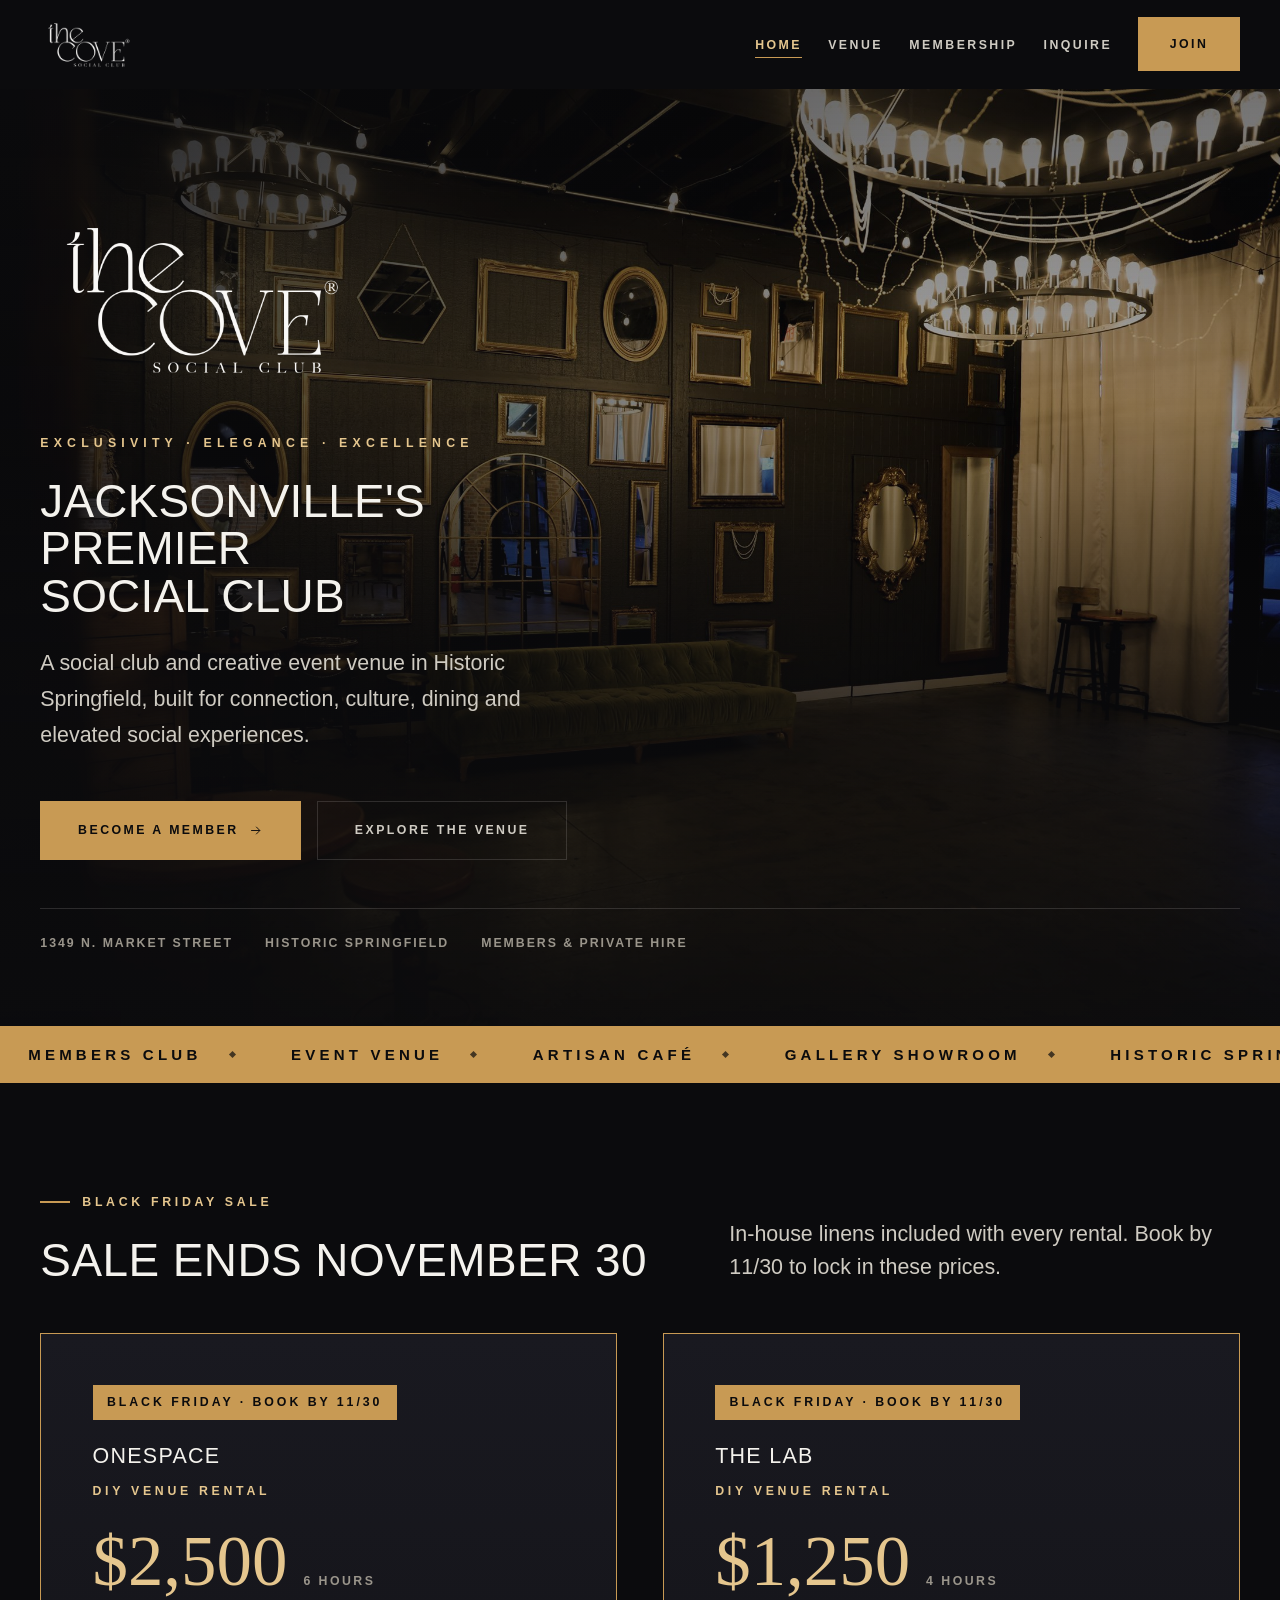
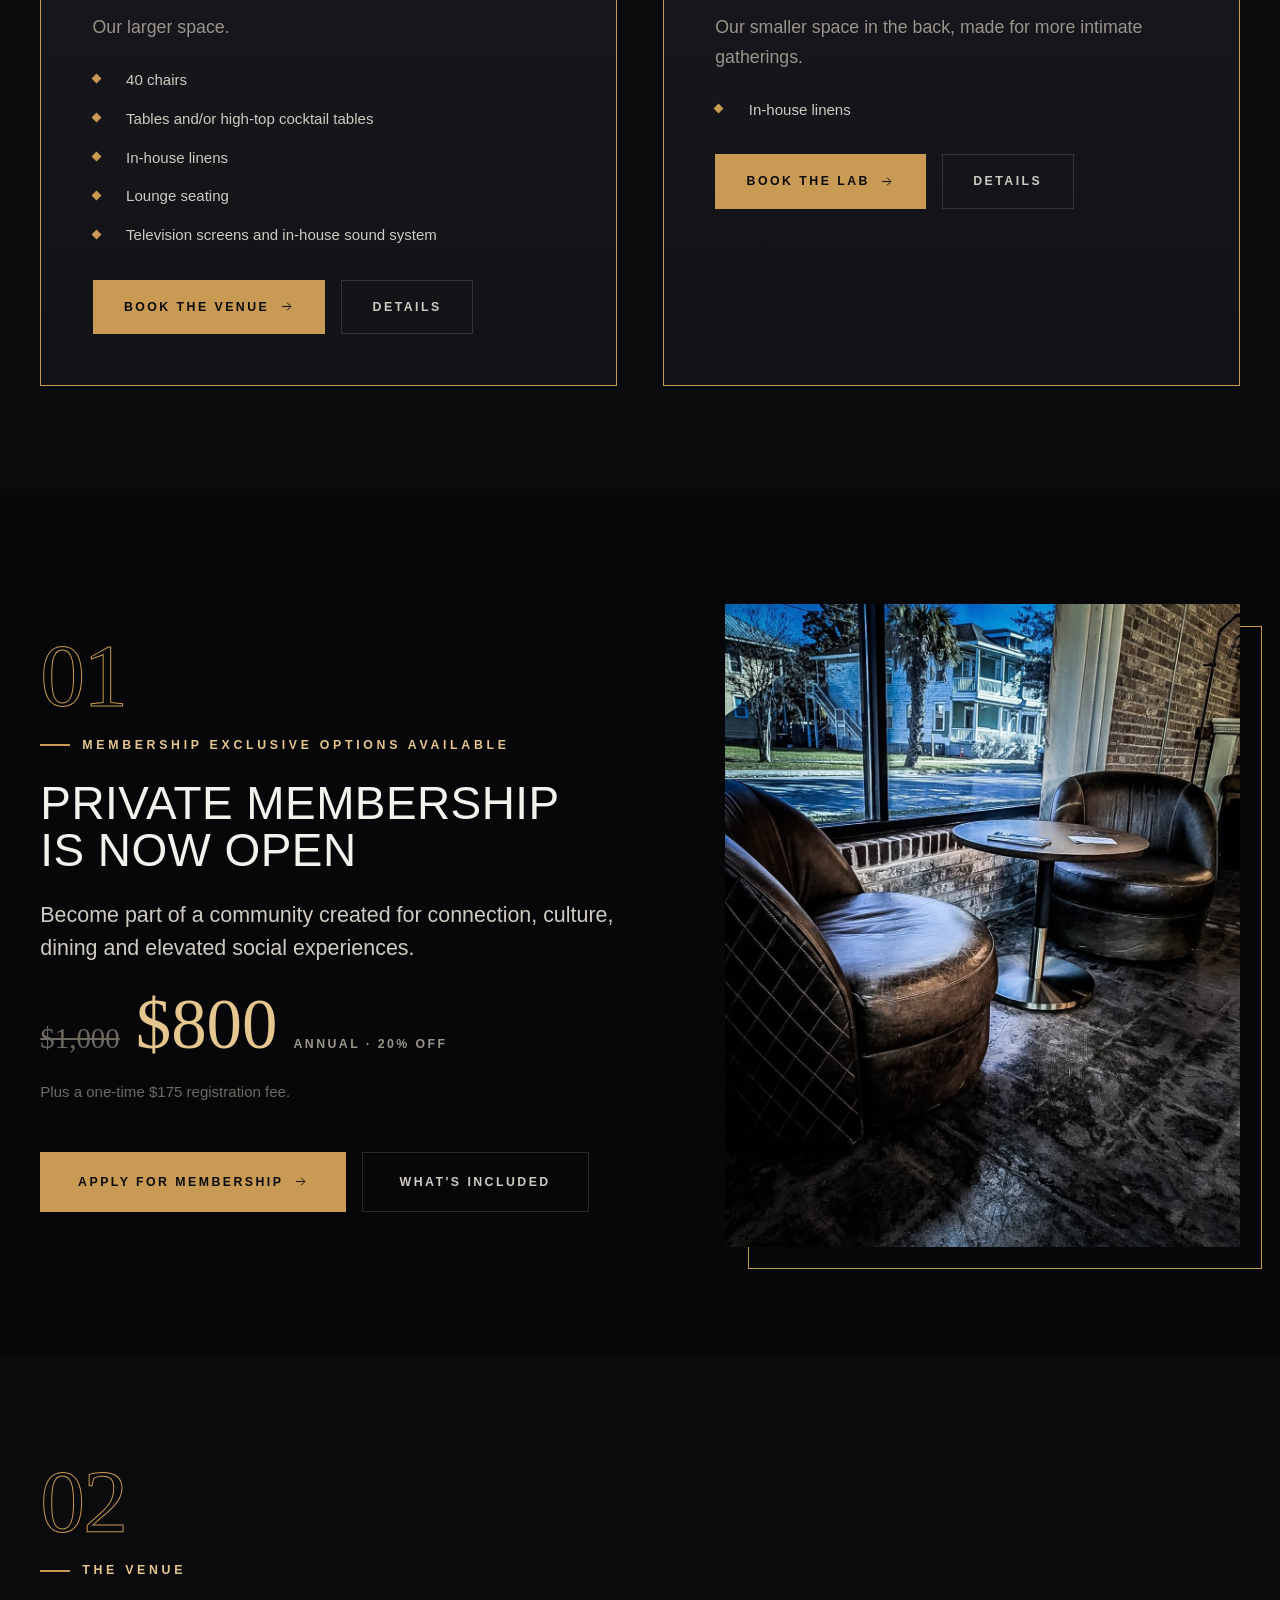
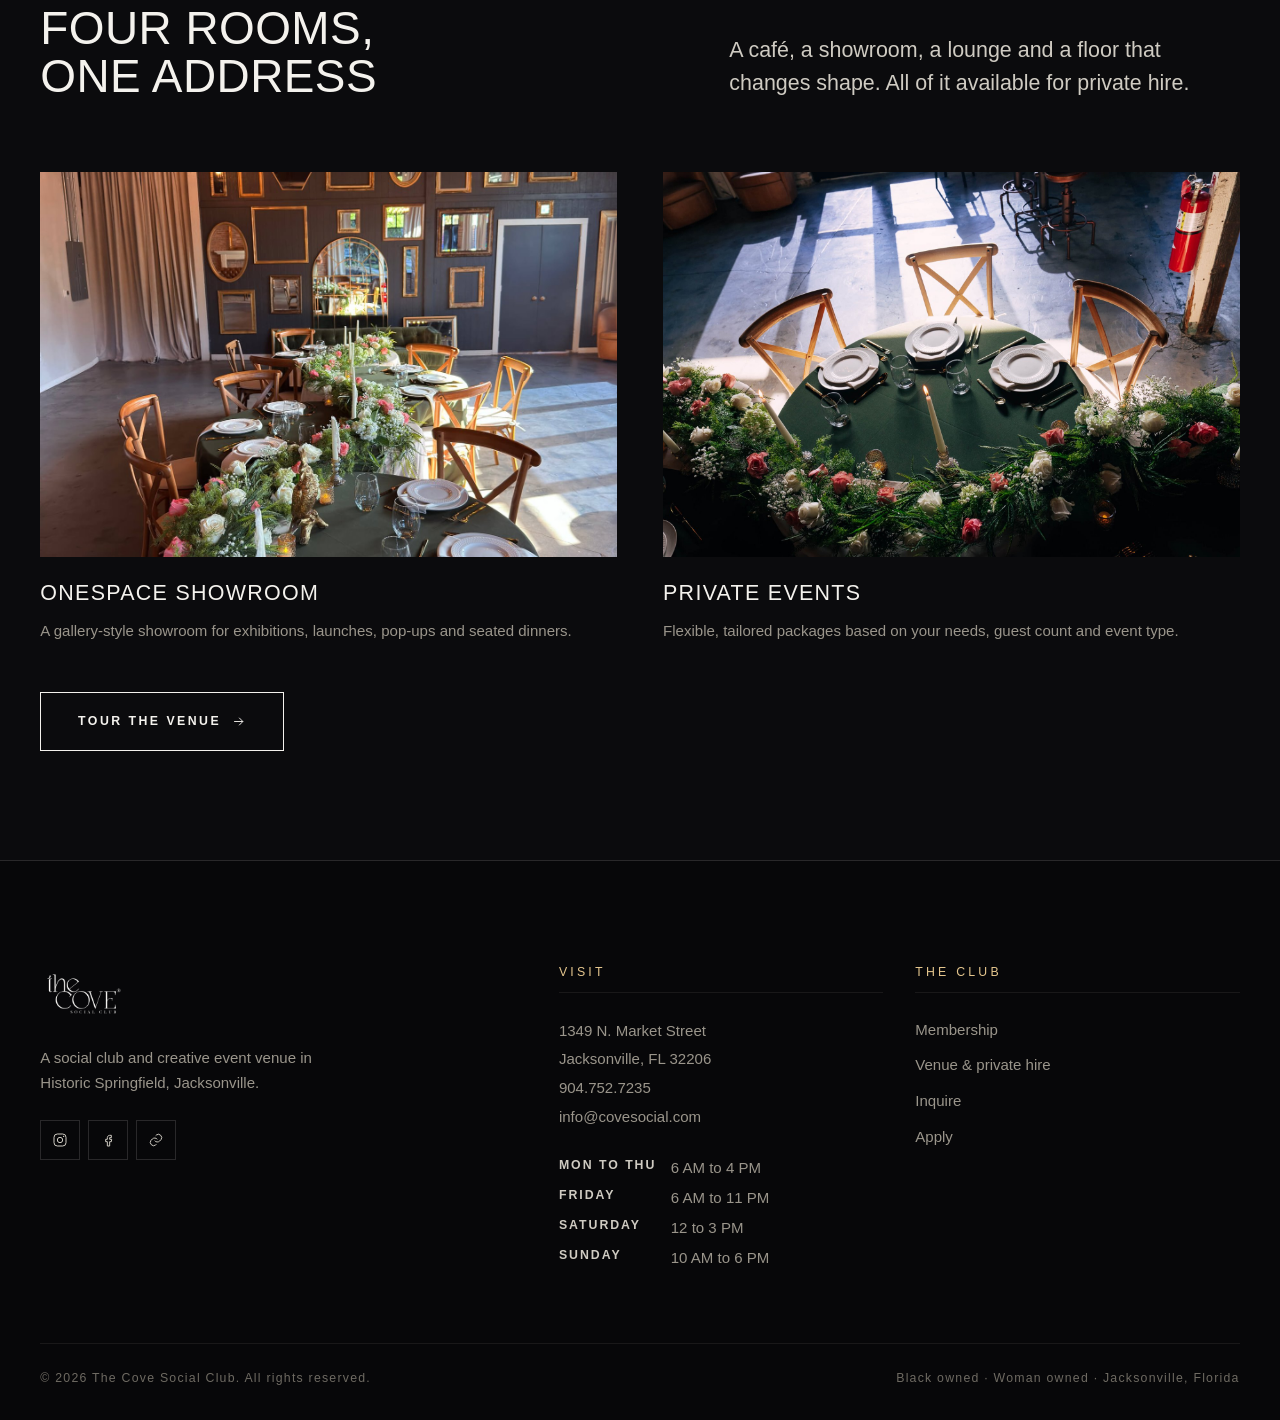
<file: index.html>
<!DOCTYPE html>
<html lang="en">
<head>
<meta charset="utf-8">
<meta name="viewport" content="width=device-width, initial-scale=1">
<title>The Cove Social Club | Members Club &amp; Event Venue, Jacksonville FL</title>
<meta name="description" content="The Cove Social Club is a members club and creative event venue in Historic Springfield, Jacksonville. Events, an artisan café, a gallery showroom and private hire at 1349 N. Market Street.">
<link rel="canonical" href="https://covesocial.com/">
<link rel="icon" href="assets/favicon.png" type="image/png">
<meta name="theme-color" content="#0B0B0D">

<meta property="og:type" content="website">
<meta property="og:title" content="The Cove Social Club | Jacksonville">
<meta property="og:description" content="Exclusivity. Elegance. Excellence. A social club and creative event venue in Historic Springfield, Jacksonville.">
<meta property="og:image" content="assets/hero.jpg">
<meta property="og:url" content="https://covesocial.com/">
<meta name="twitter:card" content="summary_large_image">

<link rel="stylesheet" href="css/styles.css?v=20261102">

<script type="application/ld+json">
{
  "@context": "https://schema.org",
  "@type": "NightClub",
  "name": "The Cove Social Club",
  "alternateName": "The Cove",
  "url": "https://covesocial.com/",
  "telephone": "+1-904-752-7235",
  "email": "info@covesocial.com",
  "image": "assets/hero.jpg",
  "address": {
    "@type": "PostalAddress",
    "streetAddress": "1349 N. Market Street",
    "addressLocality": "Jacksonville",
    "addressRegion": "FL",
    "postalCode": "32206",
    "addressCountry": "US"
  },
  "openingHoursSpecification": [
    {
      "@type": "OpeningHoursSpecification",
      "dayOfWeek": [
        "https://schema.org/Monday",
        "https://schema.org/Tuesday",
        "https://schema.org/Wednesday",
        "https://schema.org/Thursday"
      ],
      "opens": "06:00",
      "closes": "16:00"
    },
    {
      "@type": "OpeningHoursSpecification",
      "dayOfWeek": "https://schema.org/Friday",
      "opens": "06:00",
      "closes": "23:00"
    },
    {
      "@type": "OpeningHoursSpecification",
      "dayOfWeek": "https://schema.org/Saturday",
      "opens": "12:00",
      "closes": "15:00"
    },
    {
      "@type": "OpeningHoursSpecification",
      "dayOfWeek": "https://schema.org/Sunday",
      "opens": "10:00",
      "closes": "18:00"
    }
  ],
  "sameAs": [
    "https://www.instagram.com/covevip/",
    "https://www.facebook.com/thecovevip/"
  ]
}
</script>
</head>
<body>

<a class="skip" href="#main">Skip to content</a>

<!-- Icon sprite. Inline so the site needs no icon font and no extra request. -->
<svg width="0" height="0" style="position:absolute" aria-hidden="true" focusable="false">
  <symbol id="i-arrow" viewBox="0 0 24 24"><path d="M5 12h14M13 6l6 6-6 6"/></symbol>
  <symbol id="i-pin" viewBox="0 0 24 24"><path d="M12 21s7-5.4 7-11a7 7 0 1 0-14 0c0 5.6 7 11 7 11z"/><circle cx="12" cy="10" r="2.6"/></symbol>
  <symbol id="i-phone" viewBox="0 0 24 24"><path d="M5 3h4l2 5-2.5 1.6a13 13 0 0 0 5.9 5.9L16 13l5 2v4a2 2 0 0 1-2.2 2A17 17 0 0 1 3 5.2 2 2 0 0 1 5 3z"/></symbol>
  <symbol id="i-mail" viewBox="0 0 24 24"><rect x="3" y="5" width="18" height="14" rx="2"/><path d="M3 7l9 6 9-6"/></symbol>
  <symbol id="i-cal" viewBox="0 0 24 24"><rect x="3" y="5" width="18" height="16" rx="2"/><path d="M3 10h18M8 3v4M16 3v4"/></symbol>
  <symbol id="i-ig" viewBox="0 0 24 24"><rect x="3" y="3" width="18" height="18" rx="5"/><circle cx="12" cy="12" r="4"/><circle cx="17.4" cy="6.6" r="1" fill="currentColor" stroke="none"/></symbol>
  <symbol id="i-fb" viewBox="0 0 24 24"><path d="M14.5 8.5h2.5V5h-2.5C12.6 5 11 6.6 11 8.5V11H8.5v3.5H11V21h3.5v-6.5H17l.5-3.5h-3V9c0-.3.2-.5.5-.5z"/></symbol>
  <symbol id="i-link" viewBox="0 0 24 24"><path d="M10 13a5 5 0 0 0 7.5.5l2-2A5 5 0 0 0 12.5 4.5l-1 1"/><path d="M14 11a5 5 0 0 0-7.5-.5l-2 2A5 5 0 0 0 11.5 19.5l1-1"/></symbol>
</svg>

<header class="site-head" id="siteHead">
  <div class="wrap head-in">
    <a class="brand" href="index.html" aria-label="The Cove Social Club, home">
      <img src="assets/logo.png" alt="The Cove Social Club" width="1024" height="640">
    </a>

    <button class="burger" id="burger" type="button" aria-expanded="false" aria-controls="nav" aria-label="Menu">
      <span></span><span></span><span></span>
    </button>

    <nav class="nav" id="nav" aria-label="Primary">
      <ul class="nav__list">
        <li><a href="index.html" aria-current="page">Home</a></li>
        <li><a href="venue.html">Venue</a></li>
        <li><a href="membership.html">Membership</a></li>
        <li><a href="inquire.html">Inquire</a></li>
      </ul>
      <a class="btn btn--brass" href="membership.html#join">Join</a>
    </nav>
  </div>
</header>

<main id="main">

  <!-- ================================= HERO ================================= -->
  <section class="hero">
    <img class="hero__bg" src="assets/hero.jpg" width="2400" height="1600"
         alt="" fetchpriority="high" decoding="async">
    <div class="wrap">
      <img class="hero__mark" src="assets/logo.png" width="1024" height="640"
           alt="The Cove Social Club" data-in>
      <p class="hero__tag" data-in style="--d:1">Exclusivity &middot; Elegance &middot; Excellence</p>
      <h1 data-in style="--d:2">Jacksonville's premier social club</h1>
      <p class="hero__sub" data-in style="--d:3">
        A social club and creative event venue in Historic Springfield, built
        for connection, culture, dining and elevated social experiences.
      </p>

      <div class="btns" data-in style="--d:4">
        <a class="btn btn--brass btn--lg" href="membership.html#join">
          <span>Become a member</span>
          <svg class="ico" aria-hidden="true"><use href="#i-arrow"></use></svg>
        </a>
        <a class="btn btn--quiet btn--lg" href="venue.html">Explore the venue</a>
      </div>

      <div class="hero__meta" data-in style="--d:5">
        <span>1349 N. Market Street</span>
        <span>Historic Springfield</span>
        <span>Members &amp; private hire</span>
      </div>
    </div>
  </section>

  <!-- =============================== MARQUEE ================================ -->
  <div class="ticker" id="ticker">
    <div class="ticker__track">
      <div class="ticker__set">
        <span>Black Friday Sale</span><span>Members Club</span><span>Event Venue</span><span>Artisan Caf&eacute;</span><span>Gallery Showroom</span><span>Historic Springfield</span><span>Jacksonville</span>
      </div>
      <div class="ticker__set">
        <span>Black Friday Sale</span><span>Members Club</span><span>Event Venue</span><span>Artisan Caf&eacute;</span><span>Gallery Showroom</span><span>Historic Springfield</span><span>Jacksonville</span>
      </div>
    </div>
  </div>

  <!-- ============================ BLACK FRIDAY ============================== -->
  <section class="band" id="black-friday">
    <div class="wrap">
      <div class="head--split" data-in>
        <div>
          <p class="label">Black Friday Sale</p>
          <h2>Sale ends November 30</h2>
        </div>
        <div>
          <p class="lede">
            In-house linens included with every rental. Book by
            11/30 to lock in these prices.
          </p>
        </div>
      </div>

      <div class="spaces spaces--2" style="margin-top:var(--s7)">
        <div class="offer" data-in>
          <span class="offer__flag">Black Friday &middot; Book by 11/30</span>
          <h3>ONESpace</h3>
          <p class="label label--bare" style="margin-top:var(--s3)">DIY Venue Rental</p>
          <div class="price">
            <span class="price__now">$2,500</span>
            <span class="price__per">6 hours</span>
          </div>
          <p class="dim" style="margin-top:var(--s4)">Our larger space.</p>
          <ul class="ticks" style="margin-top:var(--s5)">
            <li>40 chairs</li>
            <li>Tables and/or high-top cocktail tables</li>
            <li>In-house linens</li>
            <li>Lounge seating</li>
            <li>Television screens and in-house sound system</li>
          </ul>
          <div class="btns" style="margin-top:var(--s6)">
            <a class="btn btn--brass" href="inquire.html">
              <span>Book the venue</span>
              <svg class="ico" aria-hidden="true"><use href="#i-arrow"></use></svg>
            </a>
            <a class="btn btn--quiet" href="venue.html#diy-rental">Details</a>
          </div>
        </div>

        <div class="offer" data-in style="--d:1">
          <span class="offer__flag">Black Friday &middot; Book by 11/30</span>
          <h3>The Lab</h3>
          <p class="label label--bare" style="margin-top:var(--s3)">DIY Venue Rental</p>
          <div class="price">
            <span class="price__now">$1,250</span>
            <span class="price__per">4 hours</span>
          </div>
          <p class="dim" style="margin-top:var(--s4)">
            Our smaller space in the back, made for more intimate gatherings.
          </p>
          <ul class="ticks" style="margin-top:var(--s5)">
            <li>In-house linens</li>
          </ul>
          <div class="btns" style="margin-top:var(--s6)">
            <a class="btn btn--brass" href="inquire.html">
              <span>Book The Lab</span>
              <svg class="ico" aria-hidden="true"><use href="#i-arrow"></use></svg>
            </a>
            <a class="btn btn--quiet" href="venue.html#intimate-space">Details</a>
          </div>
        </div>
      </div>
    </div>
  </section>

  <!-- ============================== MEMBERSHIP ============================== -->
  <section class="band band--deep">
    <div class="wrap feature">
      <div data-in>
        <p class="idx" aria-hidden="true">01</p>
        <p class="label" style="margin-top:var(--s5)">Membership exclusive options available</p>
        <h2>Private membership is now open</h2>
        <p class="lede" style="margin-top:var(--s5)">
          Become part of a community created for connection, culture, dining
          and elevated social experiences.
        </p>

        <div class="price">
          <span class="price__was">$1,000</span>
          <span class="price__now">$800</span>
          <span class="price__per">Annual &middot; 20% off</span>
        </div>

        <p class="small dimmer" style="margin-top:var(--s4)">
          Plus a one-time $175 registration fee.
        </p>

        <div class="btns" style="margin-top:var(--s7)">
          <a class="btn btn--brass btn--lg" href="membership.html#join">
            <span>Apply for membership</span>
            <svg class="ico" aria-hidden="true"><use href="#i-arrow"></use></svg>
          </a>
          <a class="btn btn--quiet btn--lg" href="membership.html">What's included</a>
        </div>
      </div>

      <figure class="feature__fig" data-in style="--d:1">
        <img src="assets/venue-3.jpg" width="1100" height="1367" loading="lazy" decoding="async"
             alt="Leather club chairs and a café table by the window at The Cove, looking out onto Springfield">
      </figure>
    </div>
  </section>

  <!-- ================================ SPACES ================================ -->
  <section class="band">
    <div class="wrap">
      <div class="head--split" data-in>
        <div>
          <p class="idx" aria-hidden="true">02</p>
          <p class="label" style="margin-top:var(--s5)">The venue</p>
          <h2>Four rooms, one address</h2>
        </div>
        <div>
          <p class="lede">
            A café, a showroom, a lounge and a floor that changes shape. All of
            it available for private hire.
          </p>
        </div>
      </div>

      <div class="spaces spaces--2" style="margin-top:var(--s8)">
        <article class="space" data-in>
          <figure class="space__fig">
            <img src="assets/venue-4.jpg" width="1300" height="1733" loading="lazy" decoding="async"
                 alt="The event floor at The Cove set for dinner beneath ring chandeliers and a wall of gilt mirrors">
          </figure>
          <h3>ONESpace Showroom</h3>
          <p>A gallery-style showroom for exhibitions, launches, pop-ups and seated dinners.</p>
        </article>

        <article class="space" data-in style="--d:1">
          <figure class="space__fig">
            <img src="assets/venue-1.jpg" width="1800" height="1200" loading="lazy" decoding="async"
                 alt="A round table laid with greenery, candles and gold cutlery on the event floor at The Cove">
          </figure>
          <h3>Private events</h3>
          <p>Flexible, tailored packages based on your needs, guest count and event type.</p>
        </article>
      </div>

      <div class="btns" style="margin-top:var(--s7)">
        <a class="btn btn--lg" href="venue.html">
          <span>Tour the venue</span>
          <svg class="ico" aria-hidden="true"><use href="#i-arrow"></use></svg>
        </a>
      </div>
    </div>
  </section>

</main>

<footer class="foot">
  <div class="wrap">
    <div class="foot__grid">
      <div>
        <img class="foot__mark" src="assets/logo.png" alt="The Cove Social Club" width="1024" height="640" loading="lazy">
        <p style="max-width:34ch">
          A social club and creative event venue in Historic Springfield,
          Jacksonville.
        </p>
        <div class="foot__social">
          <a href="https://www.instagram.com/covevip/" target="_blank" rel="noopener" aria-label="The Cove on Instagram">
            <svg class="ico" aria-hidden="true"><use href="#i-ig"></use></svg>
          </a>
          <a href="https://www.facebook.com/thecovevip/" target="_blank" rel="noopener" aria-label="The Cove on Facebook">
            <svg class="ico" aria-hidden="true"><use href="#i-fb"></use></svg>
          </a>
          <a href="https://linktr.ee/covesocial" target="_blank" rel="noopener" aria-label="The Cove on Linktree">
            <svg class="ico" aria-hidden="true"><use href="#i-link"></use></svg>
          </a>
        </div>
      </div>

      <div>
        <h3>Visit</h3>
        <address>
          1349 N. Market Street<br>
          Jacksonville, FL 32206<br>
          <a href="tel:+19047527235">904.752.7235</a><br>
          <a href="mailto:info@covesocial.com">info@covesocial.com</a>
        </address>
        <!-- HOURS:START -->
        <dl class="foot__hours">
          <dt>Mon to Thu</dt><dd>6 AM to 4 PM</dd>
          <dt>Friday</dt><dd>6 AM to 11 PM</dd>
          <dt>Saturday</dt><dd>12 to 3 PM</dd>
          <dt>Sunday</dt><dd>10 AM to 6 PM</dd>
        </dl>
        <!-- HOURS:END -->
      </div>


      <div>
        <h3>The Club</h3>
        <ul class="foot__links">
          <li><a href="membership.html">Membership</a></li>
          <li><a href="venue.html">Venue &amp; private hire</a></li>
          <li><a href="inquire.html">Inquire</a></li>
          <li><a href="https://app.joinit.com/o/the-cove-social-club/" target="_blank" rel="noopener">Apply</a></li>
        </ul>
      </div>
    </div>

    <div class="foot__legal">
      <span>&copy; <span data-year>2026</span> The Cove Social Club. All rights reserved.</span>
      <span>Black owned &middot; Woman owned &middot; Jacksonville, Florida</span>
    </div>
  </div>
</footer>

<script src="js/data.js?v=20261102"></script>
<script src="js/main.js?v=20261102"></script>
</body>
</html>
</file>
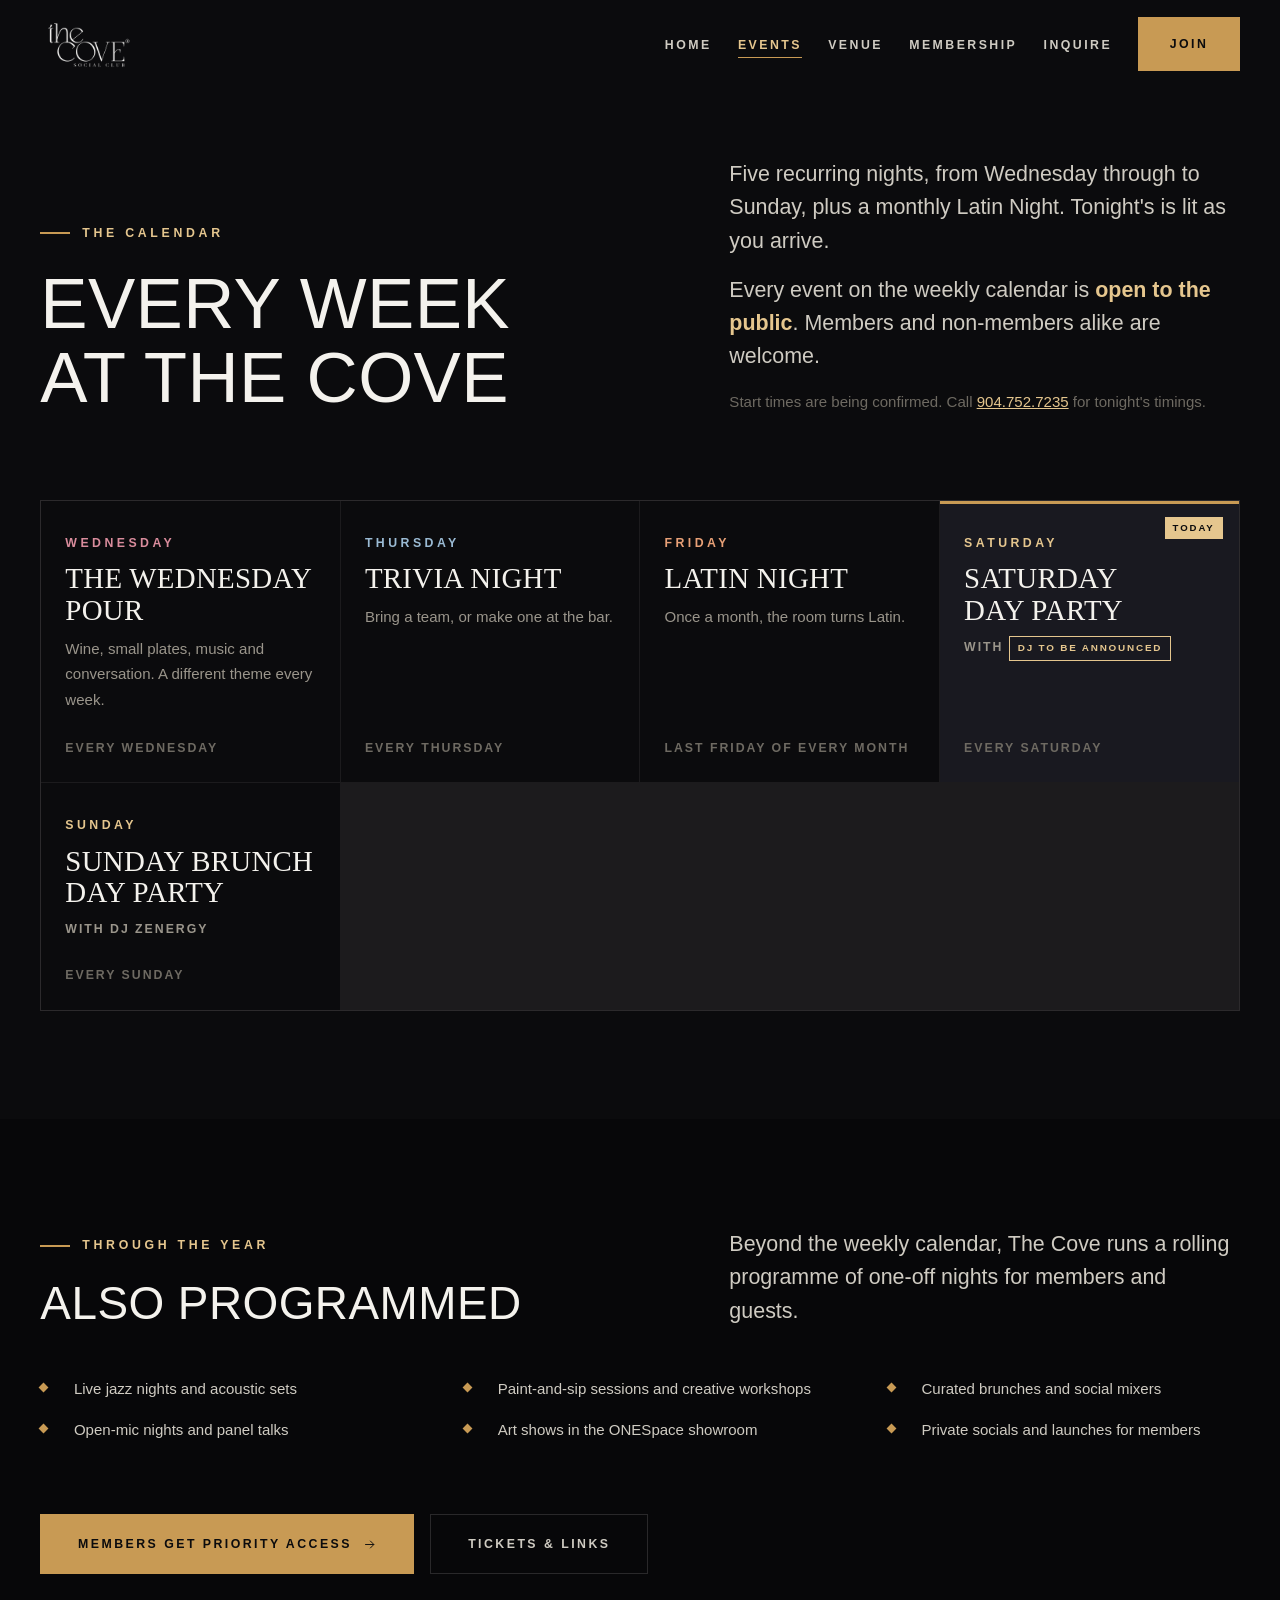
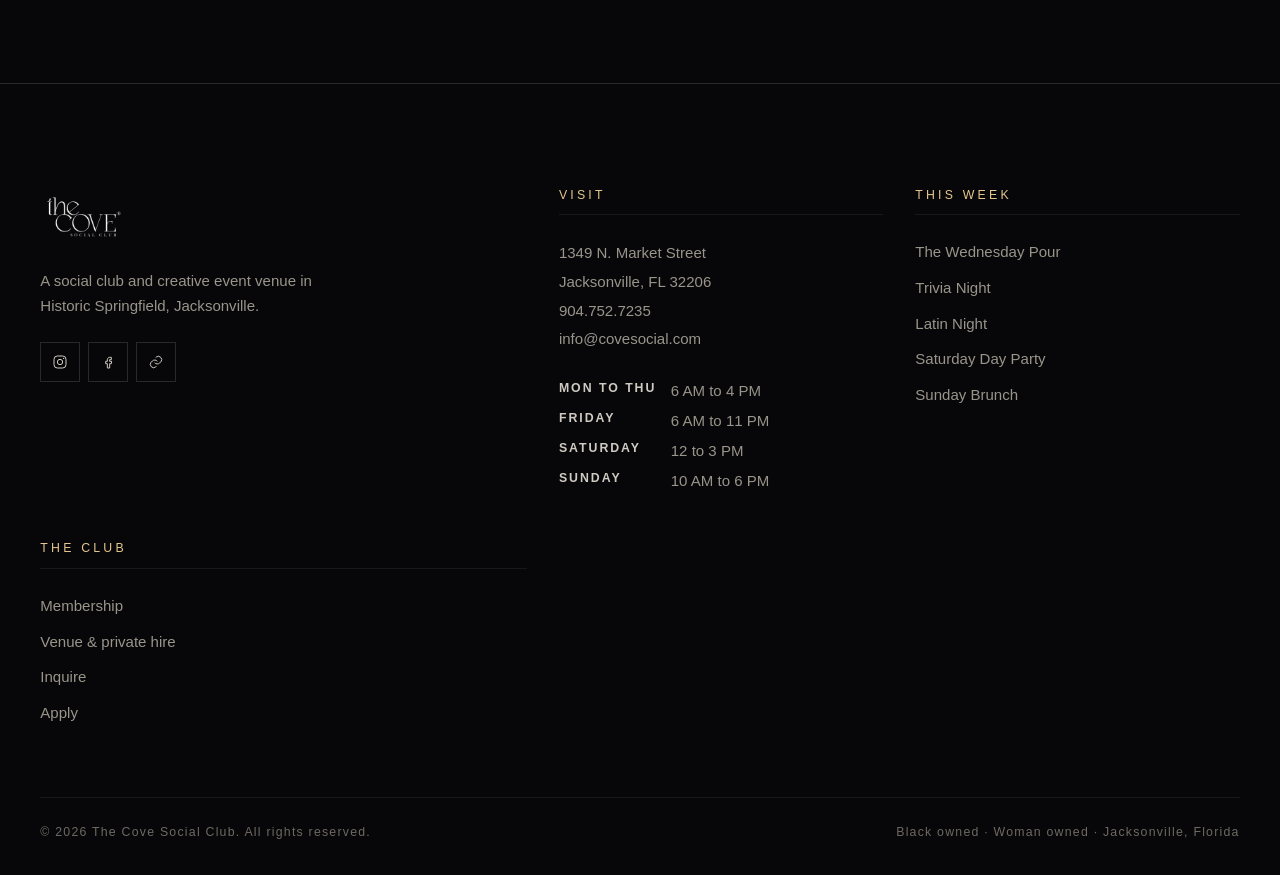
<file: events.html>
<!DOCTYPE html>
<html lang="en">
<head>
<meta charset="utf-8">
<meta name="viewport" content="width=device-width, initial-scale=1">
<title>Events Calendar | The Cove Social Club, Jacksonville</title>
<meta name="description" content="The weekly calendar at The Cove Social Club: The Wednesday Pour, Trivia Night, Latin Night, the Saturday Day Party and Sunday Brunch with DJ Zenergy.">
<link rel="canonical" href="https://covesocial.com/events.html">
<link rel="icon" href="assets/favicon.png" type="image/png">
<meta name="theme-color" content="#0B0B0D">

<meta property="og:type" content="website">
<meta property="og:title" content="Events at The Cove Social Club">
<meta property="og:description" content="Wine on Wednesday, trivia on Thursday, Latin Night once a month, and day parties all weekend.">
<meta property="og:image" content="assets/venue-4.jpg">
<meta property="og:url" content="https://covesocial.com/events.html">

<link rel="stylesheet" href="css/styles.css">
</head>
<body>

<a class="skip" href="#main">Skip to content</a>

<svg width="0" height="0" style="position:absolute" aria-hidden="true" focusable="false">
  <symbol id="i-arrow" viewBox="0 0 24 24"><path d="M5 12h14M13 6l6 6-6 6"/></symbol>
  <symbol id="i-cal" viewBox="0 0 24 24"><rect x="3" y="5" width="18" height="16" rx="2"/><path d="M3 10h18M8 3v4M16 3v4"/></symbol>
  <symbol id="i-phone" viewBox="0 0 24 24"><path d="M5 3h4l2 5-2.5 1.6a13 13 0 0 0 5.9 5.9L16 13l5 2v4a2 2 0 0 1-2.2 2A17 17 0 0 1 3 5.2 2 2 0 0 1 5 3z"/></symbol>
  <symbol id="i-ig" viewBox="0 0 24 24"><rect x="3" y="3" width="18" height="18" rx="5"/><circle cx="12" cy="12" r="4"/><circle cx="17.4" cy="6.6" r="1" fill="currentColor" stroke="none"/></symbol>
  <symbol id="i-fb" viewBox="0 0 24 24"><path d="M14.5 8.5h2.5V5h-2.5C12.6 5 11 6.6 11 8.5V11H8.5v3.5H11V21h3.5v-6.5H17l.5-3.5h-3V9c0-.3.2-.5.5-.5z"/></symbol>
  <symbol id="i-link" viewBox="0 0 24 24"><path d="M10 13a5 5 0 0 0 7.5.5l2-2A5 5 0 0 0 12.5 4.5l-1 1"/><path d="M14 11a5 5 0 0 0-7.5-.5l-2 2A5 5 0 0 0 11.5 19.5l1-1"/></symbol>
</svg>

<header class="site-head" id="siteHead">
  <div class="wrap head-in">
    <a class="brand" href="index.html" aria-label="The Cove Social Club, home">
      <img src="assets/logo.png" alt="The Cove Social Club" width="1024" height="640">
    </a>
    <button class="burger" id="burger" type="button" aria-expanded="false" aria-controls="nav" aria-label="Menu">
      <span></span><span></span><span></span>
    </button>
    <nav class="nav" id="nav" aria-label="Primary">
      <ul class="nav__list">
        <li><a href="index.html">Home</a></li>
        <li><a href="events.html" aria-current="page">Events</a></li>
        <li><a href="venue.html">Venue</a></li>
        <li><a href="membership.html">Membership</a></li>
        <li><a href="inquire.html">Inquire</a></li>
      </ul>
      <a class="btn btn--brass" href="membership.html#join">Join</a>
    </nav>
  </div>
</header>

<main id="main">

  <section class="band band--tight">
    <div class="wrap head--split">
      <div data-in>
        <p class="label">The calendar</p>
        <h1>Every week at The Cove</h1>
      </div>
      <div data-in style="--d:1">
        <p class="lede">
          Five recurring nights, from Wednesday through to Sunday, plus a
          monthly Latin Night. Tonight's is lit as you arrive.
        </p>
        <p class="lede" style="margin-top:var(--s4)">
          Every event on the weekly calendar is <strong style="color:var(--brass-t)">open to the public</strong>.
          Members and non-members alike are welcome.
        </p>
        <p class="small dimmer" style="margin-top:var(--s4)">
          Start times are being confirmed. Call
          <a href="tel:+19047527235" style="color:var(--brass-t)">904.752.7235</a>
          for tonight's timings.
        </p>
      </div>
    </div>
  </section>

  <!-- =============================== THE WEEK =============================== -->
  <section class="band" style="padding-top:var(--s4)">
    <div class="wrap">
      <!-- WEEK:START -->
      <div class="week" data-in>

        <article class="ev" id="wednesday-pour" data-day="Wednesday" style="--acc:var(--wine);--acc-t:var(--wine-t)">
          <span class="ev__today-flag">Tonight</span>
          <p class="ev__day">Wednesday</p>
          <h2 class="ev__name">The Wednesday Pour</h2>
          <p class="ev__note">Wine, small plates, music and conversation. A different theme every week.</p>
          <p class="ev__when">Every Wednesday</p>
        </article>

        <article class="ev" id="trivia" data-day="Thursday" style="--acc:var(--steel);--acc-t:var(--steel-t)">
          <span class="ev__today-flag">Tonight</span>
          <p class="ev__day">Thursday</p>
          <h2 class="ev__name">Trivia Night</h2>
          <p class="ev__note">Bring a team, or make one at the bar.</p>
          <p class="ev__when">Every Thursday</p>
        </article>

        <article class="ev" id="latin-night" data-day="Friday" data-monthly style="--acc:var(--ember);--acc-t:var(--ember-t)">
          <span class="ev__today-flag">Tonight</span>
          <p class="ev__day">Friday</p>
          <h2 class="ev__name">Latin Night</h2>
          <p class="ev__note">Once a month, the room turns Latin.</p>
          <p class="ev__when">Last Friday of every month</p>
        </article>

        <article class="ev" id="saturday-day-party" data-day="Saturday" style="--acc:var(--brass);--acc-t:var(--brass-t)">
          <span class="ev__today-flag">Today</span>
          <p class="ev__day">Saturday</p>
          <h2 class="ev__name">Saturday Day Party</h2>
          <p class="ev__with">With <span class="tba">DJ to be announced</span></p>
          <p class="ev__when">Every Saturday</p>
        </article>

        <article class="ev" id="sunday-brunch" data-day="Sunday" style="--acc:var(--brass);--acc-t:var(--brass-t)">
          <span class="ev__today-flag">Today</span>
          <p class="ev__day">Sunday</p>
          <h2 class="ev__name">Sunday Brunch Day Party</h2>
          <p class="ev__with">With DJ Zenergy</p>
          <p class="ev__when">Every Sunday</p>
        </article>

      </div>
      <!-- WEEK:END -->
    </div>
  </section>

  <!-- ============================ ALSO PROGRAMMED =========================== -->
  <section class="band band--deep">
    <div class="wrap">
      <div class="head--split" data-in>
        <div>
          <p class="label">Through the year</p>
          <h2>Also programmed</h2>
        </div>
        <div>
          <p class="lede">
            Beyond the weekly calendar, The Cove runs a rolling programme of
            one-off nights for members and guests.
          </p>
        </div>
      </div>

      <ul class="ticks" style="margin-top:var(--s7);grid-template-columns:repeat(auto-fit,minmax(min(100%,300px),1fr));gap:1rem var(--s8)" data-in>
        <li>Live jazz nights and acoustic sets</li>
        <li>Paint-and-sip sessions and creative workshops</li>
        <li>Curated brunches and social mixers</li>
        <li>Open-mic nights and panel talks</li>
        <li>Art shows in the ONESpace showroom</li>
        <li>Private socials and launches for members</li>
      </ul>

      <div class="btns" style="margin-top:var(--s8)" data-in>
        <a class="btn btn--brass btn--lg" href="membership.html#join">
          <span>Members get priority access</span>
          <svg class="ico" aria-hidden="true"><use href="#i-arrow"></use></svg>
        </a>
        <a class="btn btn--quiet btn--lg" href="https://linktr.ee/covesocial" target="_blank" rel="noopener">Tickets &amp; links</a>
      </div>
    </div>
  </section>

</main>

<footer class="foot">
  <div class="wrap">
    <div class="foot__grid">
      <div>
        <img class="foot__mark" src="assets/logo.png" alt="The Cove Social Club" width="1024" height="640" loading="lazy">
        <p style="max-width:34ch">
          A social club and creative event venue in Historic Springfield,
          Jacksonville.
        </p>
        <div class="foot__social">
          <a href="https://www.instagram.com/covevip/" target="_blank" rel="noopener" aria-label="The Cove on Instagram">
            <svg class="ico" aria-hidden="true"><use href="#i-ig"></use></svg>
          </a>
          <a href="https://www.facebook.com/thecovevip/" target="_blank" rel="noopener" aria-label="The Cove on Facebook">
            <svg class="ico" aria-hidden="true"><use href="#i-fb"></use></svg>
          </a>
          <a href="https://linktr.ee/covesocial" target="_blank" rel="noopener" aria-label="The Cove on Linktree">
            <svg class="ico" aria-hidden="true"><use href="#i-link"></use></svg>
          </a>
        </div>
      </div>

      <div>
        <h3>Visit</h3>
        <address>
          1349 N. Market Street<br>
          Jacksonville, FL 32206<br>
          <a href="tel:+19047527235">904.752.7235</a><br>
          <a href="mailto:info@covesocial.com">info@covesocial.com</a>
        </address>
        <!-- HOURS:START -->
        <dl class="foot__hours">
          <dt>Mon to Thu</dt><dd>6 AM to 4 PM</dd>
          <dt>Friday</dt><dd>6 AM to 11 PM</dd>
          <dt>Saturday</dt><dd>12 to 3 PM</dd>
          <dt>Sunday</dt><dd>10 AM to 6 PM</dd>
        </dl>
        <!-- HOURS:END -->
      </div>

      <div>
        <h3>This week</h3>
        <ul class="foot__links">
          <li><a href="events.html#wednesday-pour">The Wednesday Pour</a></li>
          <li><a href="events.html#trivia">Trivia Night</a></li>
          <li><a href="events.html#latin-night">Latin Night</a></li>
          <li><a href="events.html#saturday-day-party">Saturday Day Party</a></li>
          <li><a href="events.html#sunday-brunch">Sunday Brunch</a></li>
        </ul>
      </div>

      <div>
        <h3>The Club</h3>
        <ul class="foot__links">
          <li><a href="membership.html">Membership</a></li>
          <li><a href="venue.html">Venue &amp; private hire</a></li>
          <li><a href="inquire.html">Inquire</a></li>
          <li><a href="https://app.joinit.com/o/the-cove-social-club/" target="_blank" rel="noopener">Apply</a></li>
        </ul>
      </div>
    </div>

    <div class="foot__legal">
      <span>&copy; <span data-year>2026</span> The Cove Social Club. All rights reserved.</span>
      <span>Black owned &middot; Woman owned &middot; Jacksonville, Florida</span>
    </div>
  </div>
</footer>

<script src="js/data.js"></script>
<script src="js/main.js"></script>
</body>
</html>
</file>
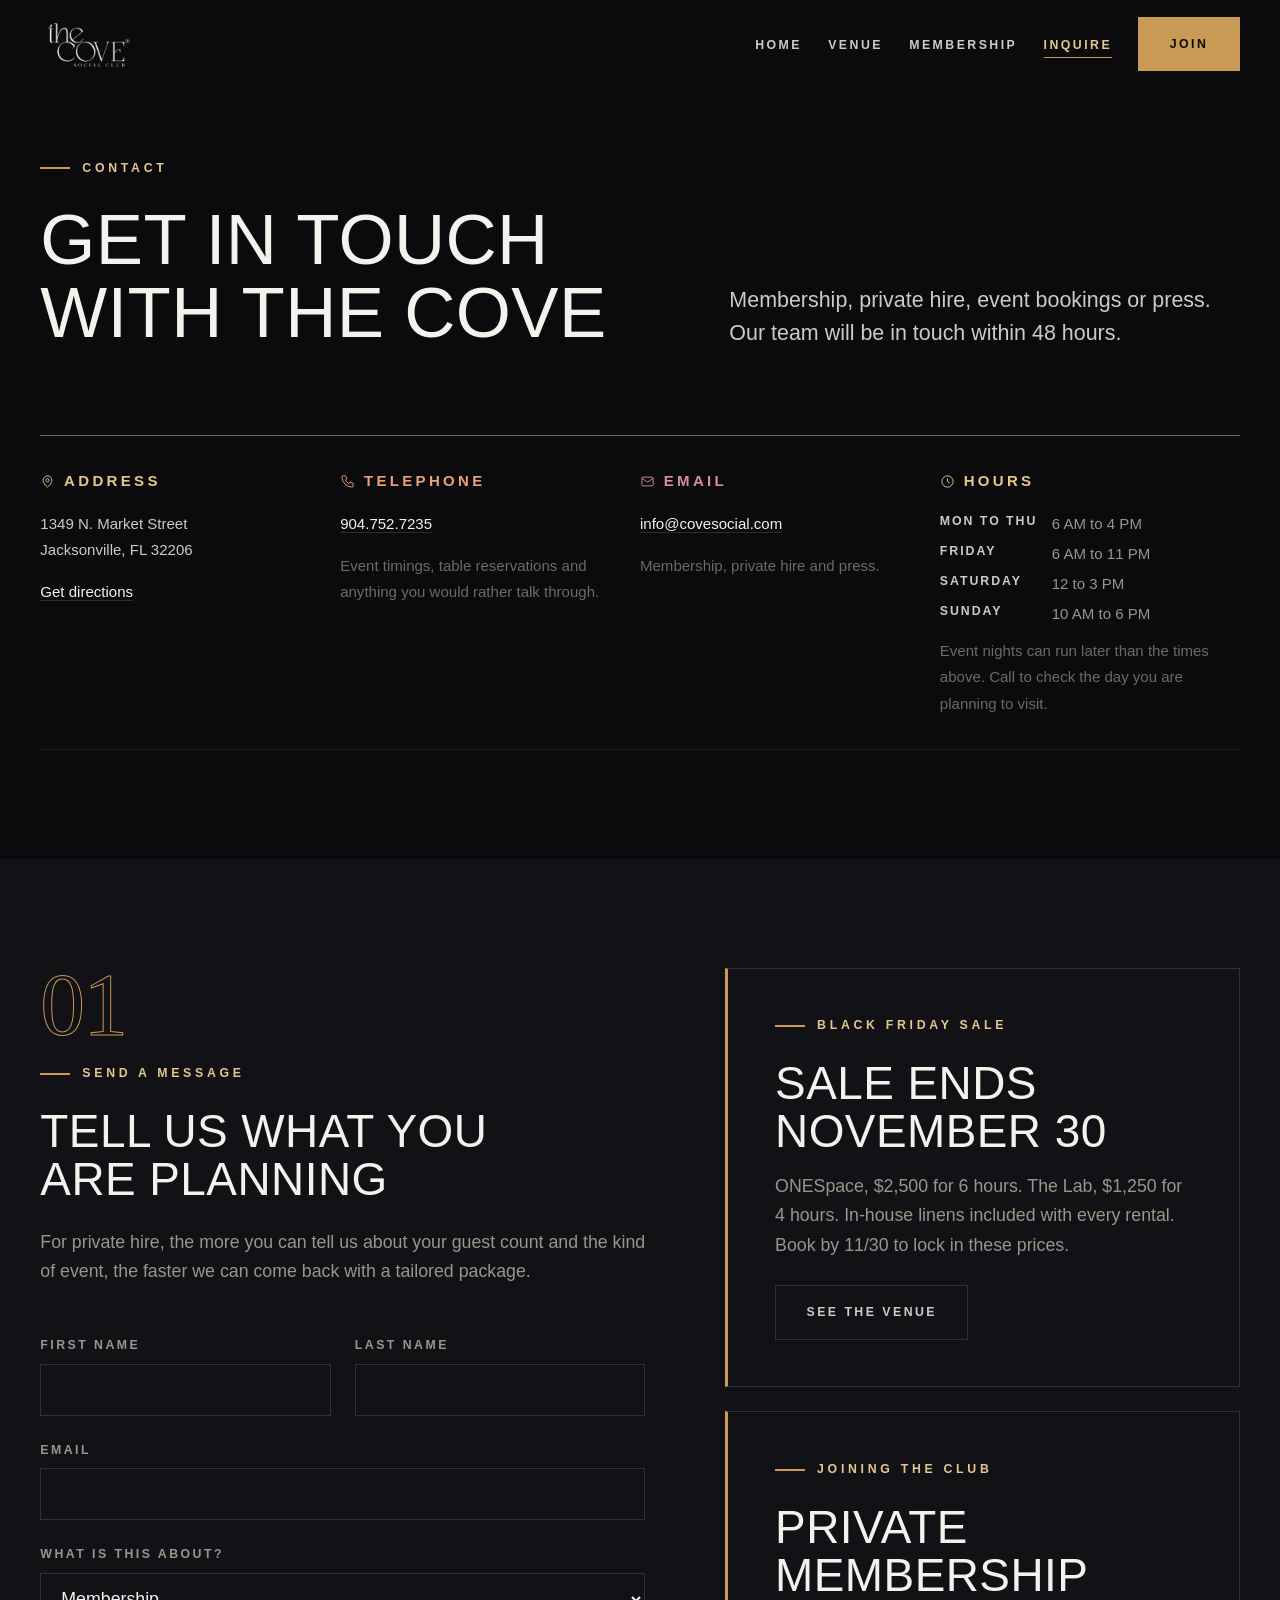
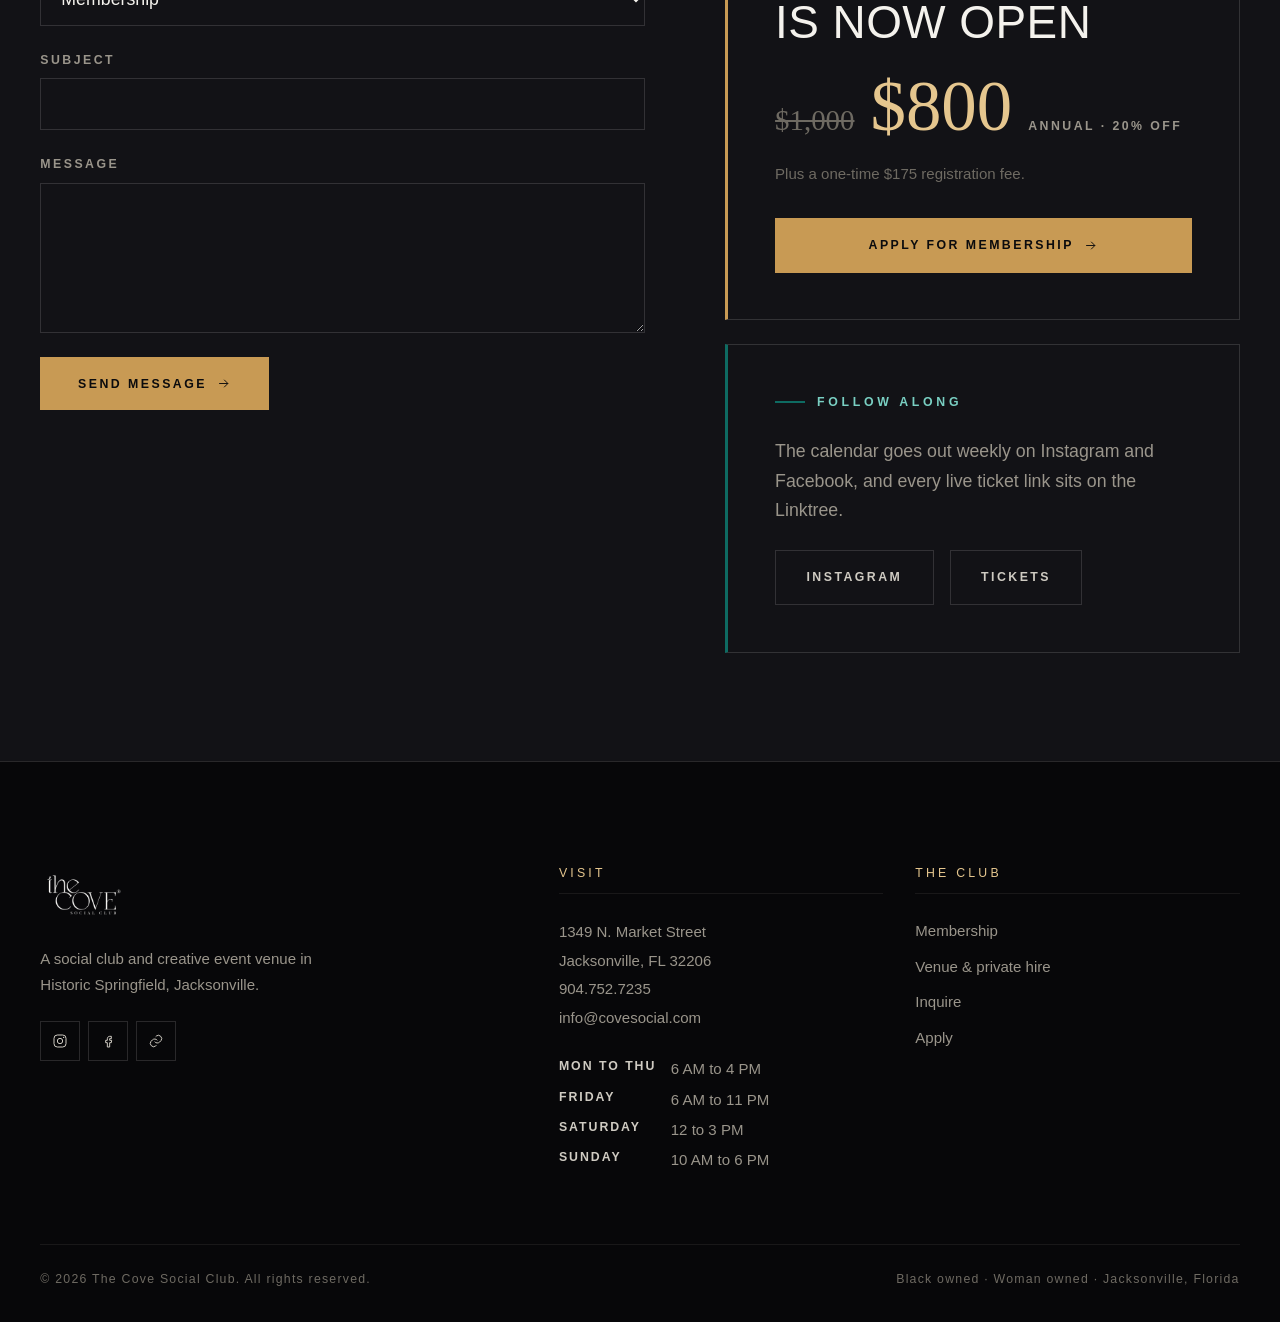
<file: inquire.html>
<!DOCTYPE html>
<html lang="en">
<head>
<meta charset="utf-8">
<meta name="viewport" content="width=device-width, initial-scale=1">
<title>Inquire | The Cove Social Club, Jacksonville</title>
<meta name="description" content="Get in touch with The Cove Social Club about membership, private hire, events or press. 1349 N. Market Street, Jacksonville FL 32206. 904.752.7235.">
<link rel="canonical" href="https://covesocial.com/inquire.html">
<link rel="icon" href="assets/favicon.png" type="image/png">
<meta name="theme-color" content="#0B0B0D">

<meta property="og:type" content="website">
<meta property="og:title" content="Inquire | The Cove Social Club">
<meta property="og:description" content="Our team will be in touch within 48 hours.">
<meta property="og:image" content="assets/venue-2.jpg">
<meta property="og:url" content="https://covesocial.com/inquire.html">

<link rel="stylesheet" href="css/styles.css?v=20261102">
</head>
<body>

<a class="skip" href="#main">Skip to content</a>

<svg width="0" height="0" style="position:absolute" aria-hidden="true" focusable="false">
  <symbol id="i-arrow" viewBox="0 0 24 24"><path d="M5 12h14M13 6l6 6-6 6"/></symbol>
  <symbol id="i-pin" viewBox="0 0 24 24"><path d="M12 21s7-5.4 7-11a7 7 0 1 0-14 0c0 5.6 7 11 7 11z"/><circle cx="12" cy="10" r="2.6"/></symbol>
  <symbol id="i-phone" viewBox="0 0 24 24"><path d="M5 3h4l2 5-2.5 1.6a13 13 0 0 0 5.9 5.9L16 13l5 2v4a2 2 0 0 1-2.2 2A17 17 0 0 1 3 5.2 2 2 0 0 1 5 3z"/></symbol>
  <symbol id="i-mail" viewBox="0 0 24 24"><rect x="3" y="5" width="18" height="14" rx="2"/><path d="M3 7l9 6 9-6"/></symbol>
  <symbol id="i-cal" viewBox="0 0 24 24"><rect x="3" y="5" width="18" height="16" rx="2"/><path d="M3 10h18M8 3v4M16 3v4"/></symbol>
  <symbol id="i-clock" viewBox="0 0 24 24"><circle cx="12" cy="12" r="9"/><path d="M12 7v5.2l3.4 2"/></symbol>
  <symbol id="i-ig" viewBox="0 0 24 24"><rect x="3" y="3" width="18" height="18" rx="5"/><circle cx="12" cy="12" r="4"/><circle cx="17.4" cy="6.6" r="1" fill="currentColor" stroke="none"/></symbol>
  <symbol id="i-fb" viewBox="0 0 24 24"><path d="M14.5 8.5h2.5V5h-2.5C12.6 5 11 6.6 11 8.5V11H8.5v3.5H11V21h3.5v-6.5H17l.5-3.5h-3V9c0-.3.2-.5.5-.5z"/></symbol>
  <symbol id="i-link" viewBox="0 0 24 24"><path d="M10 13a5 5 0 0 0 7.5.5l2-2A5 5 0 0 0 12.5 4.5l-1 1"/><path d="M14 11a5 5 0 0 0-7.5-.5l-2 2A5 5 0 0 0 11.5 19.5l1-1"/></symbol>
</svg>

<header class="site-head" id="siteHead">
  <div class="wrap head-in">
    <a class="brand" href="index.html" aria-label="The Cove Social Club, home">
      <img src="assets/logo.png" alt="The Cove Social Club" width="1024" height="640">
    </a>
    <button class="burger" id="burger" type="button" aria-expanded="false" aria-controls="nav" aria-label="Menu">
      <span></span><span></span><span></span>
    </button>
    <nav class="nav" id="nav" aria-label="Primary">
      <ul class="nav__list">
        <li><a href="index.html">Home</a></li>
        <li><a href="venue.html">Venue</a></li>
        <li><a href="membership.html">Membership</a></li>
        <li><a href="inquire.html" aria-current="page">Inquire</a></li>
      </ul>
      <a class="btn btn--brass" href="membership.html#join">Join</a>
    </nav>
  </div>
</header>

<main id="main">

  <section class="band band--tight">
    <div class="wrap head--split">
      <div data-in>
        <p class="label">Contact</p>
        <h1>Get in touch with The Cove</h1>
      </div>
      <div data-in style="--d:1">
        <p class="lede">
          Membership, private hire, event bookings or press. Our team will be
          in touch within 48 hours.
        </p>
      </div>
    </div>
  </section>

  <!-- =============================== DETAILS ================================ -->
  <section class="band" style="padding-top:var(--s4)">
    <div class="wrap">
      <div class="contactgrid" data-in>
        <div class="contact">
          <p class="contact__k"><svg class="ico" aria-hidden="true"><use href="#i-pin"></use></svg>Address</p>
          <p>1349 N. Market Street<br>Jacksonville, FL 32206</p>
          <p style="margin-top:var(--s3)">
            <a href="https://www.google.com/maps/search/?api=1&amp;query=1349+N+Market+Street+Jacksonville+FL+32206" target="_blank" rel="noopener">Get directions</a>
          </p>
        </div>

        <div class="contact" style="--acc-t:var(--ember-t)">
          <p class="contact__k"><svg class="ico" aria-hidden="true"><use href="#i-phone"></use></svg>Telephone</p>
          <p><a href="tel:+19047527235">904.752.7235</a></p>
          <p class="small dimmer" style="margin-top:var(--s3)">
            Event timings, table reservations and anything you would rather
            talk through.
          </p>
        </div>

        <div class="contact" style="--acc-t:var(--wine-t)">
          <p class="contact__k"><svg class="ico" aria-hidden="true"><use href="#i-mail"></use></svg>Email</p>
          <p><a href="mailto:info@covesocial.com">info@covesocial.com</a></p>
          <p class="small dimmer" style="margin-top:var(--s3)">
            Membership, private hire and press.
          </p>
        </div>


        <!-- HOURS:START -->
        <div class="contact" style="--acc-t:var(--brass-t)">
          <p class="contact__k"><svg class="ico" aria-hidden="true"><use href="#i-clock"></use></svg>Hours</p>
          <dl class="foot__hours" style="margin-top:0">
            <dt>Mon to Thu</dt><dd>6 AM to 4 PM</dd>
            <dt>Friday</dt><dd>6 AM to 11 PM</dd>
            <dt>Saturday</dt><dd>12 to 3 PM</dd>
            <dt>Sunday</dt><dd>10 AM to 6 PM</dd>
          </dl>
          <p class="small dimmer" style="margin-top:var(--s3)">
            Event nights can run later than the times above. Call to check the
            day you are planning to visit.
          </p>
        </div>
        <!-- HOURS:END -->
      </div>
    </div>
  </section>

  <!-- ================================= FORM ================================= -->
  <section class="band band--raised">
    <div class="wrap feature" style="align-items:start">
      <div data-in>
        <p class="idx" aria-hidden="true">01</p>
        <p class="label" style="margin-top:var(--s5)">Send a message</p>
        <h2>Tell us what you are planning</h2>
        <p class="dim" style="margin-top:var(--s5)">
          For private hire, the more you can tell us about your guest count and
          the kind of event, the faster we can come back with a tailored
          package.
        </p>

        <form class="form" id="inquiryForm" style="margin-top:var(--s7)" novalidate>
          <div class="field--2">
            <div class="field">
              <label for="firstName">First name</label>
              <input id="firstName" name="firstName" type="text" autocomplete="given-name" required>
            </div>
            <div class="field">
              <label for="lastName">Last name</label>
              <input id="lastName" name="lastName" type="text" autocomplete="family-name" required>
            </div>
          </div>

          <div class="field">
            <label for="email">Email</label>
            <input id="email" name="email" type="email" autocomplete="email" required>
          </div>

          <div class="field">
            <label for="topic">What is this about?</label>
            <select id="topic" name="topic">
              <option>Membership</option>
              <option>Private hire</option>
              <option>Table reservation</option>
              <option>An event at The Cove</option>
              <option>Press</option>
              <option>Something else</option>
            </select>
          </div>

          <div class="field">
            <label for="subject">Subject</label>
            <input id="subject" name="subject" type="text">
          </div>

          <div class="field">
            <label for="message">Message</label>
            <textarea id="message" name="message" required></textarea>
          </div>

          <div class="btns">
            <button class="btn btn--brass btn--lg" type="submit">
              <span>Send message</span>
              <svg class="ico" aria-hidden="true"><use href="#i-arrow"></use></svg>
            </button>
          </div>

          <p class="small dimmer" id="formNote" role="status" hidden>
            Your email program should have opened with the message ready to
            send. If nothing happened, email
            <a href="mailto:info@covesocial.com" style="color:var(--brass-t)">info@covesocial.com</a>
            directly.
          </p>
        </form>
      </div>

      <div data-in style="--d:1">
        <div class="season" style="--acc:var(--brass);--acc-t:var(--brass-t);border-left-color:var(--brass)">
          <p class="label">Black Friday Sale</p>
          <h2>Sale ends November 30</h2>
          <p class="dim" style="margin-top:var(--s4)">
            ONESpace, $2,500 for 6 hours. The Lab, $1,250 for 4 hours.
            In-house linens included with every rental. Book by 11/30
            to lock in these prices.
          </p>
          <div class="btns" style="margin-top:var(--s5)">
            <a class="btn btn--quiet" href="venue.html">See the venue</a>
          </div>
        </div>

        <div class="season" style="--acc:var(--brass);--acc-t:var(--brass-t);border-left-color:var(--brass);margin-top:var(--s5)">
          <p class="label">Joining the club</p>
          <h2>Private membership is now open</h2>
          <div class="price">
            <span class="price__was">$1,000</span>
            <span class="price__now">$800</span>
            <span class="price__per">Annual &middot; 20% off</span>
          </div>
          <p class="small dimmer" style="margin-top:var(--s4)">
            Plus a one-time $175 registration fee.
          </p>
          <div class="btns" style="margin-top:var(--s6)">
            <a class="btn btn--brass btn--wide"
               href="https://app.joinit.com/o/the-cove-social-club/"
               target="_blank" rel="noopener">
              <span>Apply for membership</span>
              <svg class="ico" aria-hidden="true"><use href="#i-arrow"></use></svg>
            </a>
          </div>
        </div>

        <div class="season" style="--acc:var(--teal);--acc-t:var(--teal-t);border-left-color:var(--teal);margin-top:var(--s5)">
          <p class="label">Follow along</p>
          <p class="dim" style="margin-top:var(--s4)">
            The calendar goes out weekly on Instagram and Facebook, and every
            live ticket link sits on the Linktree.
          </p>
          <div class="btns" style="margin-top:var(--s5)">
            <a class="btn btn--quiet" href="https://www.instagram.com/covevip/" target="_blank" rel="noopener">Instagram</a>
            <a class="btn btn--quiet" href="https://linktr.ee/covesocial" target="_blank" rel="noopener">Tickets</a>
          </div>
        </div>
      </div>
    </div>
  </section>

</main>

<footer class="foot">
  <div class="wrap">
    <div class="foot__grid">
      <div>
        <img class="foot__mark" src="assets/logo.png" alt="The Cove Social Club" width="1024" height="640" loading="lazy">
        <p style="max-width:34ch">
          A social club and creative event venue in Historic Springfield,
          Jacksonville.
        </p>
        <div class="foot__social">
          <a href="https://www.instagram.com/covevip/" target="_blank" rel="noopener" aria-label="The Cove on Instagram">
            <svg class="ico" aria-hidden="true"><use href="#i-ig"></use></svg>
          </a>
          <a href="https://www.facebook.com/thecovevip/" target="_blank" rel="noopener" aria-label="The Cove on Facebook">
            <svg class="ico" aria-hidden="true"><use href="#i-fb"></use></svg>
          </a>
          <a href="https://linktr.ee/covesocial" target="_blank" rel="noopener" aria-label="The Cove on Linktree">
            <svg class="ico" aria-hidden="true"><use href="#i-link"></use></svg>
          </a>
        </div>
      </div>

      <div>
        <h3>Visit</h3>
        <address>
          1349 N. Market Street<br>
          Jacksonville, FL 32206<br>
          <a href="tel:+19047527235">904.752.7235</a><br>
          <a href="mailto:info@covesocial.com">info@covesocial.com</a>
        </address>
        <!-- HOURS:START -->
        <dl class="foot__hours">
          <dt>Mon to Thu</dt><dd>6 AM to 4 PM</dd>
          <dt>Friday</dt><dd>6 AM to 11 PM</dd>
          <dt>Saturday</dt><dd>12 to 3 PM</dd>
          <dt>Sunday</dt><dd>10 AM to 6 PM</dd>
        </dl>
        <!-- HOURS:END -->
      </div>


      <div>
        <h3>The Club</h3>
        <ul class="foot__links">
          <li><a href="membership.html">Membership</a></li>
          <li><a href="venue.html">Venue &amp; private hire</a></li>
          <li><a href="inquire.html">Inquire</a></li>
          <li><a href="https://app.joinit.com/o/the-cove-social-club/" target="_blank" rel="noopener">Apply</a></li>
        </ul>
      </div>
    </div>

    <div class="foot__legal">
      <span>&copy; <span data-year>2026</span> The Cove Social Club. All rights reserved.</span>
      <span>Black owned &middot; Woman owned &middot; Jacksonville, Florida</span>
    </div>
  </div>
</footer>

<script src="js/data.js?v=20261102"></script>
<script src="js/main.js?v=20261102"></script>
</body>
</html>
</file>
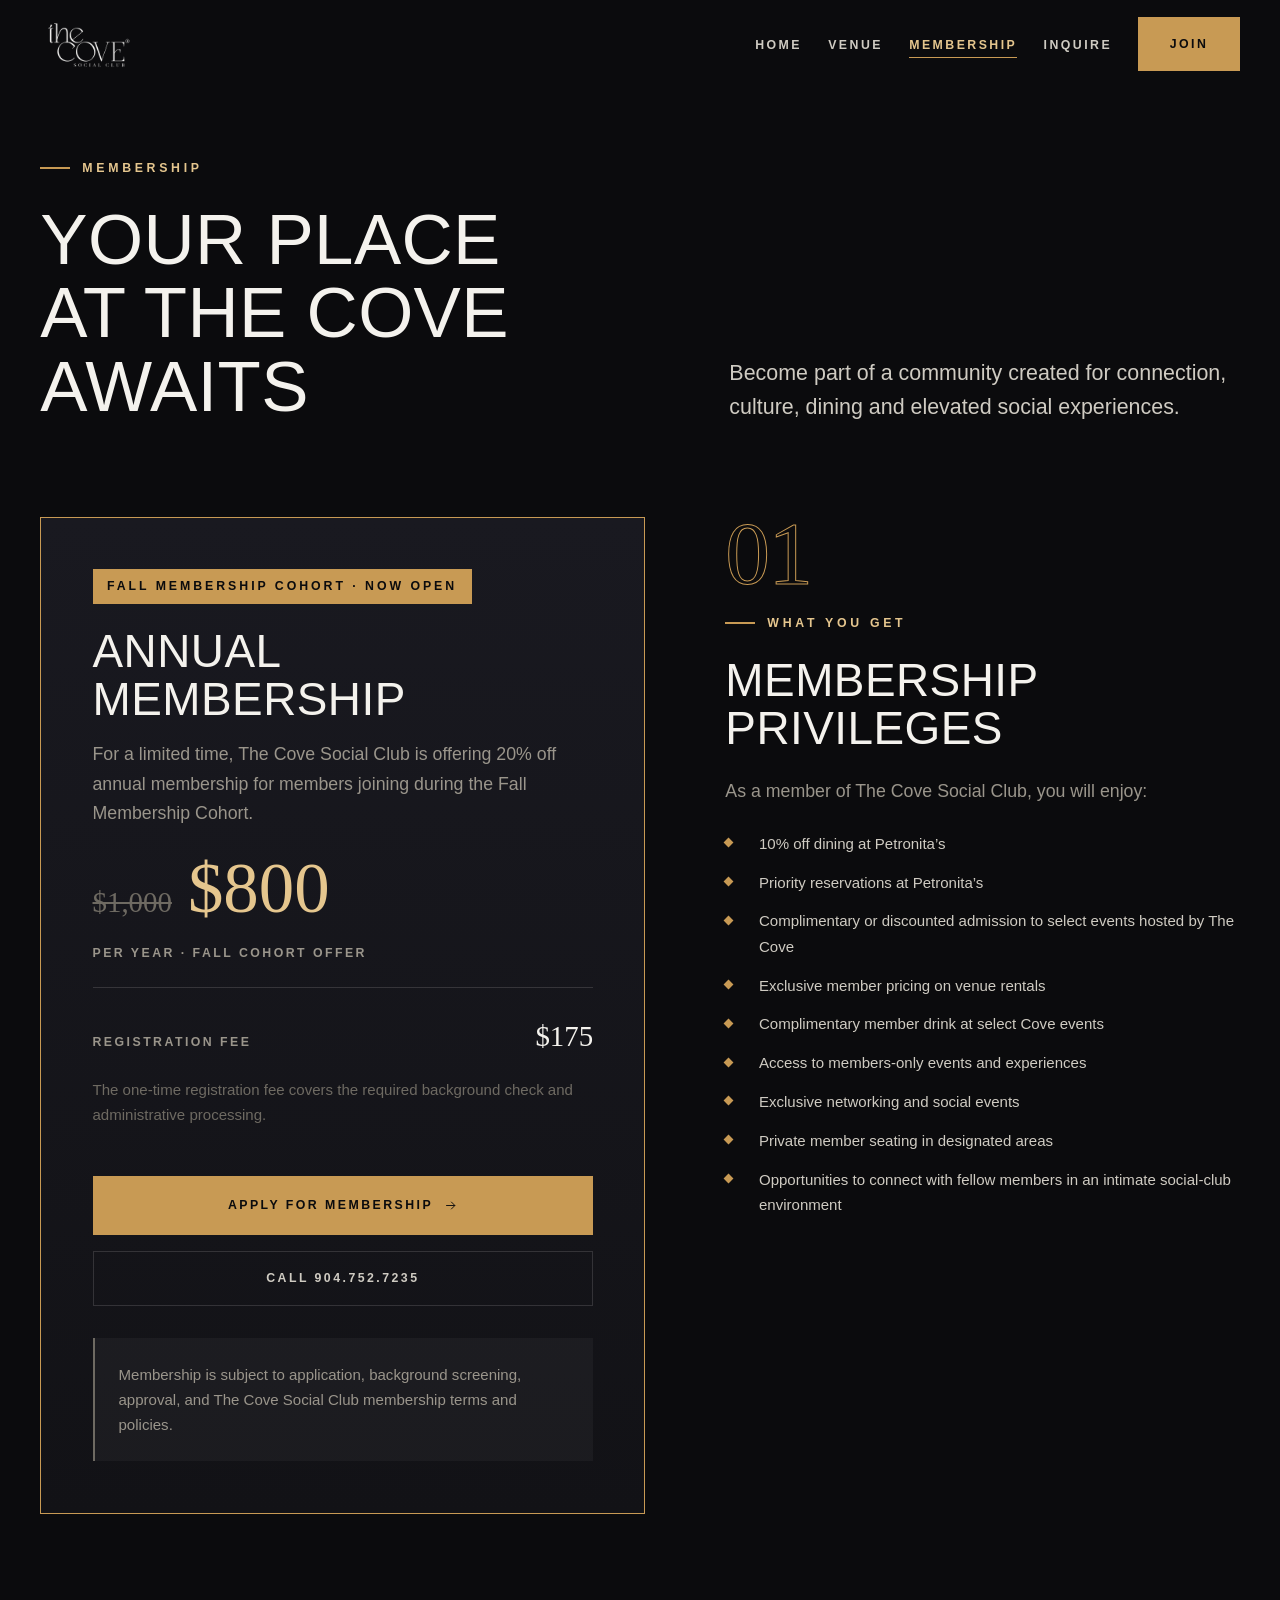
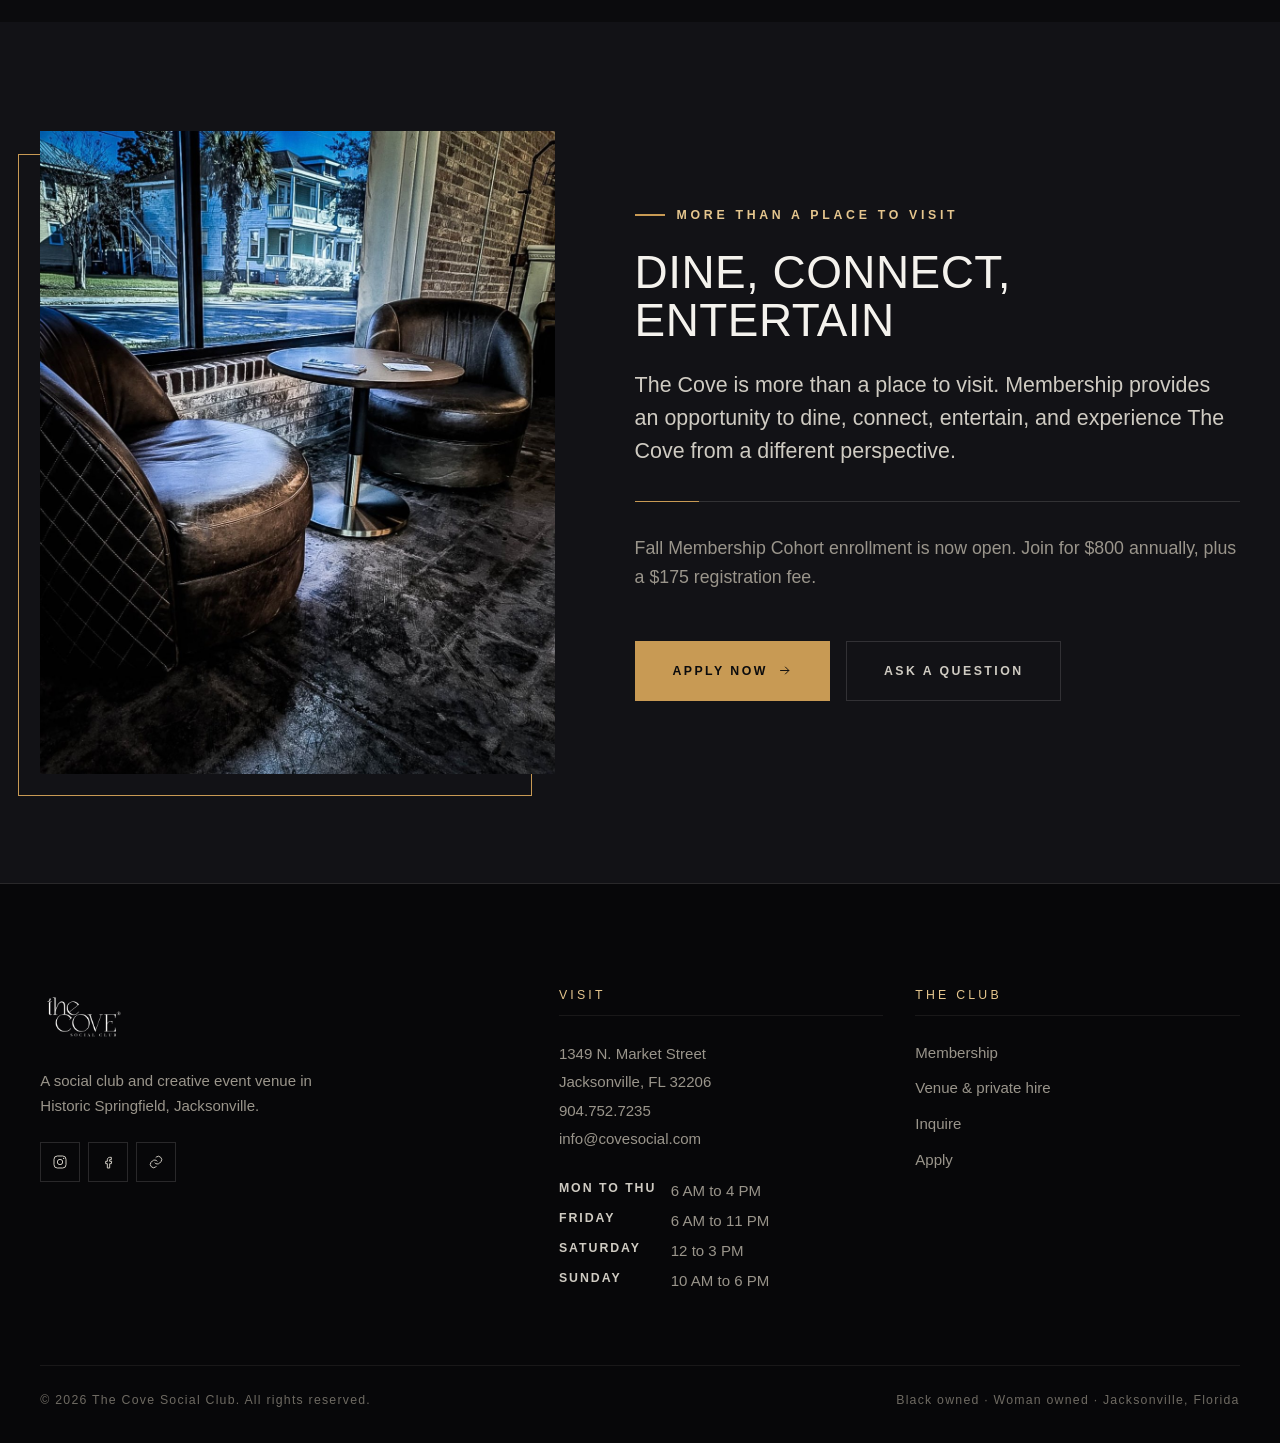
<file: membership.html>
<!DOCTYPE html>
<html lang="en">
<head>
<meta charset="utf-8">
<meta name="viewport" content="width=device-width, initial-scale=1">
<title>Membership | The Cove Social Club, Jacksonville</title>
<meta name="description" content="The Fall Membership Cohort at The Cove Social Club is now open. Annual membership $800 with the Fall Cohort offer, 20% off the standard $1,000, plus a one-time $175 registration fee.">
<link rel="canonical" href="https://covesocial.com/membership.html">
<link rel="icon" href="assets/favicon.png" type="image/png">
<meta name="theme-color" content="#0B0B0D">

<meta property="og:type" content="website">
<meta property="og:title" content="Membership | The Cove Social Club">
<meta property="og:description" content="Fall Membership Cohort now open. 20% off annual membership: $800 instead of $1,000.">
<meta property="og:image" content="assets/venue-3.jpg">
<meta property="og:url" content="https://covesocial.com/membership.html">

<link rel="stylesheet" href="css/styles.css?v=20261102">
</head>
<body>

<a class="skip" href="#main">Skip to content</a>

<svg width="0" height="0" style="position:absolute" aria-hidden="true" focusable="false">
  <symbol id="i-arrow" viewBox="0 0 24 24"><path d="M5 12h14M13 6l6 6-6 6"/></symbol>
  <symbol id="i-phone" viewBox="0 0 24 24"><path d="M5 3h4l2 5-2.5 1.6a13 13 0 0 0 5.9 5.9L16 13l5 2v4a2 2 0 0 1-2.2 2A17 17 0 0 1 3 5.2 2 2 0 0 1 5 3z"/></symbol>
  <symbol id="i-mail" viewBox="0 0 24 24"><rect x="3" y="5" width="18" height="14" rx="2"/><path d="M3 7l9 6 9-6"/></symbol>
  <symbol id="i-ig" viewBox="0 0 24 24"><rect x="3" y="3" width="18" height="18" rx="5"/><circle cx="12" cy="12" r="4"/><circle cx="17.4" cy="6.6" r="1" fill="currentColor" stroke="none"/></symbol>
  <symbol id="i-fb" viewBox="0 0 24 24"><path d="M14.5 8.5h2.5V5h-2.5C12.6 5 11 6.6 11 8.5V11H8.5v3.5H11V21h3.5v-6.5H17l.5-3.5h-3V9c0-.3.2-.5.5-.5z"/></symbol>
  <symbol id="i-link" viewBox="0 0 24 24"><path d="M10 13a5 5 0 0 0 7.5.5l2-2A5 5 0 0 0 12.5 4.5l-1 1"/><path d="M14 11a5 5 0 0 0-7.5-.5l-2 2A5 5 0 0 0 11.5 19.5l1-1"/></symbol>
</svg>

<header class="site-head" id="siteHead">
  <div class="wrap head-in">
    <a class="brand" href="index.html" aria-label="The Cove Social Club, home">
      <img src="assets/logo.png" alt="The Cove Social Club" width="1024" height="640">
    </a>
    <button class="burger" id="burger" type="button" aria-expanded="false" aria-controls="nav" aria-label="Menu">
      <span></span><span></span><span></span>
    </button>
    <nav class="nav" id="nav" aria-label="Primary">
      <ul class="nav__list">
        <li><a href="index.html">Home</a></li>
        <li><a href="venue.html">Venue</a></li>
        <li><a href="membership.html" aria-current="page">Membership</a></li>
        <li><a href="inquire.html">Inquire</a></li>
      </ul>
      <a class="btn btn--brass" href="#join">Join</a>
    </nav>
  </div>
</header>

<main id="main">

  <section class="band band--tight">
    <div class="wrap head--split">
      <div data-in>
        <p class="label">Membership</p>
        <h1>Your place at The Cove awaits</h1>
      </div>
      <div data-in style="--d:1">
        <p class="lede">
          Become part of a community created for connection, culture, dining
          and elevated social experiences.
        </p>
      </div>
    </div>
  </section>

  <!-- ================================= OFFER ================================ -->
  <section class="band" style="padding-top:var(--s5)" id="join">
    <div class="wrap feature" style="align-items:start">
      <!-- OFFER:START -->
      <div class="offer" data-in>
        <span class="offer__flag">Fall Membership Cohort &middot; Now open</span>

        <h2>Annual membership</h2>
        <p class="dim" style="margin-top:var(--s4)">
          For a limited time, The Cove Social Club is offering 20% off annual
          membership for members joining during the Fall Membership Cohort.
        </p>

        <div class="price">
          <span class="price__was">$1,000</span>
          <span class="price__now">$800</span>
          <span class="price__per">Per year &middot; Fall Cohort offer</span>
        </div>

        <div class="fee">
          <span class="fee__k">Registration fee</span>
          <span class="fee__v">$175</span>
        </div>
        <p class="small dimmer" style="margin-top:var(--s4)">
          The one-time registration fee covers the required background check
          and administrative processing.
        </p>

        <div class="btns" style="margin-top:var(--s7)">
          <a class="btn btn--brass btn--lg btn--wide"
             href="https://app.joinit.com/o/the-cove-social-club/"
             target="_blank" rel="noopener">
            <span>Apply for membership</span>
            <svg class="ico" aria-hidden="true"><use href="#i-arrow"></use></svg>
          </a>
        </div>
        <div class="btns" style="margin-top:var(--s4)">
          <a class="btn btn--quiet btn--wide" href="tel:+19047527235">Call 904.752.7235</a>
        </div>

        <p class="terms">
          Membership is subject to application, background screening, approval,
          and The Cove Social Club membership terms and policies.
        </p>
      </div>
      <!-- OFFER:END -->

      <div data-in style="--d:1">
        <p class="idx" aria-hidden="true">01</p>
        <p class="label" style="margin-top:var(--s5)">What you get</p>
        <h2>Membership privileges</h2>
        <p class="dim" style="margin-top:var(--s5)">
          As a member of The Cove Social Club, you will enjoy:
        </p>

        <!-- PRIVILEGES:START -->
        <ul class="ticks">
          <li>10% off dining at Petronita&rsquo;s</li>
          <li>Priority reservations at Petronita&rsquo;s</li>
          <li>Complimentary or discounted admission to select events hosted by The Cove</li>
          <li>Exclusive member pricing on venue rentals</li>
          <li>Complimentary member drink at select Cove events</li>
          <li>Access to members-only events and experiences</li>
          <li>Exclusive networking and social events</li>
          <li>Private member seating in designated areas</li>
          <li>Opportunities to connect with fellow members in an intimate social-club environment</li>
        </ul>
        <!-- PRIVILEGES:END -->
      </div>
    </div>
  </section>

  <!-- ================================ CLOSING =============================== -->
  <section class="band band--raised">
    <div class="wrap feature feature--flip">
      <figure class="feature__fig" data-in>
        <img src="assets/venue-3.jpg" width="1100" height="1367" loading="lazy" decoding="async"
             alt="Leather club chairs and a café table by the window at The Cove, looking out onto Springfield">
      </figure>

      <div data-in style="--d:1">
        <p class="label">More than a place to visit</p>
        <h2>Dine, connect, entertain</h2>
        <p class="lede" style="margin-top:var(--s5)">
          The Cove is more than a place to visit. Membership provides an
          opportunity to dine, connect, entertain, and experience The Cove from
          a different perspective.
        </p>
        <hr class="rule">
        <p class="dim" style="margin-top:var(--s6)">
          Fall Membership Cohort enrollment is now open. Join for $800 annually,
          plus a $175 registration fee.
        </p>

        <div class="btns" style="margin-top:var(--s7)">
          <a class="btn btn--brass btn--lg"
             href="https://app.joinit.com/o/the-cove-social-club/"
             target="_blank" rel="noopener">
            <span>Apply now</span>
            <svg class="ico" aria-hidden="true"><use href="#i-arrow"></use></svg>
          </a>
          <a class="btn btn--quiet btn--lg" href="inquire.html">Ask a question</a>
        </div>


      </div>
    </div>
  </section>

</main>

<footer class="foot">
  <div class="wrap">
    <div class="foot__grid">
      <div>
        <img class="foot__mark" src="assets/logo.png" alt="The Cove Social Club" width="1024" height="640" loading="lazy">
        <p style="max-width:34ch">
          A social club and creative event venue in Historic Springfield,
          Jacksonville.
        </p>
        <div class="foot__social">
          <a href="https://www.instagram.com/covevip/" target="_blank" rel="noopener" aria-label="The Cove on Instagram">
            <svg class="ico" aria-hidden="true"><use href="#i-ig"></use></svg>
          </a>
          <a href="https://www.facebook.com/thecovevip/" target="_blank" rel="noopener" aria-label="The Cove on Facebook">
            <svg class="ico" aria-hidden="true"><use href="#i-fb"></use></svg>
          </a>
          <a href="https://linktr.ee/covesocial" target="_blank" rel="noopener" aria-label="The Cove on Linktree">
            <svg class="ico" aria-hidden="true"><use href="#i-link"></use></svg>
          </a>
        </div>
      </div>

      <div>
        <h3>Visit</h3>
        <address>
          1349 N. Market Street<br>
          Jacksonville, FL 32206<br>
          <a href="tel:+19047527235">904.752.7235</a><br>
          <a href="mailto:info@covesocial.com">info@covesocial.com</a>
        </address>
        <!-- HOURS:START -->
        <dl class="foot__hours">
          <dt>Mon to Thu</dt><dd>6 AM to 4 PM</dd>
          <dt>Friday</dt><dd>6 AM to 11 PM</dd>
          <dt>Saturday</dt><dd>12 to 3 PM</dd>
          <dt>Sunday</dt><dd>10 AM to 6 PM</dd>
        </dl>
        <!-- HOURS:END -->
      </div>


      <div>
        <h3>The Club</h3>
        <ul class="foot__links">
          <li><a href="membership.html">Membership</a></li>
          <li><a href="venue.html">Venue &amp; private hire</a></li>
          <li><a href="inquire.html">Inquire</a></li>
          <li><a href="https://app.joinit.com/o/the-cove-social-club/" target="_blank" rel="noopener">Apply</a></li>
        </ul>
      </div>
    </div>

    <div class="foot__legal">
      <span>&copy; <span data-year>2026</span> The Cove Social Club. All rights reserved.</span>
      <span>Black owned &middot; Woman owned &middot; Jacksonville, Florida</span>
    </div>
  </div>
</footer>

<script src="js/data.js?v=20261102"></script>
<script src="js/main.js?v=20261102"></script>
</body>
</html>
</file>
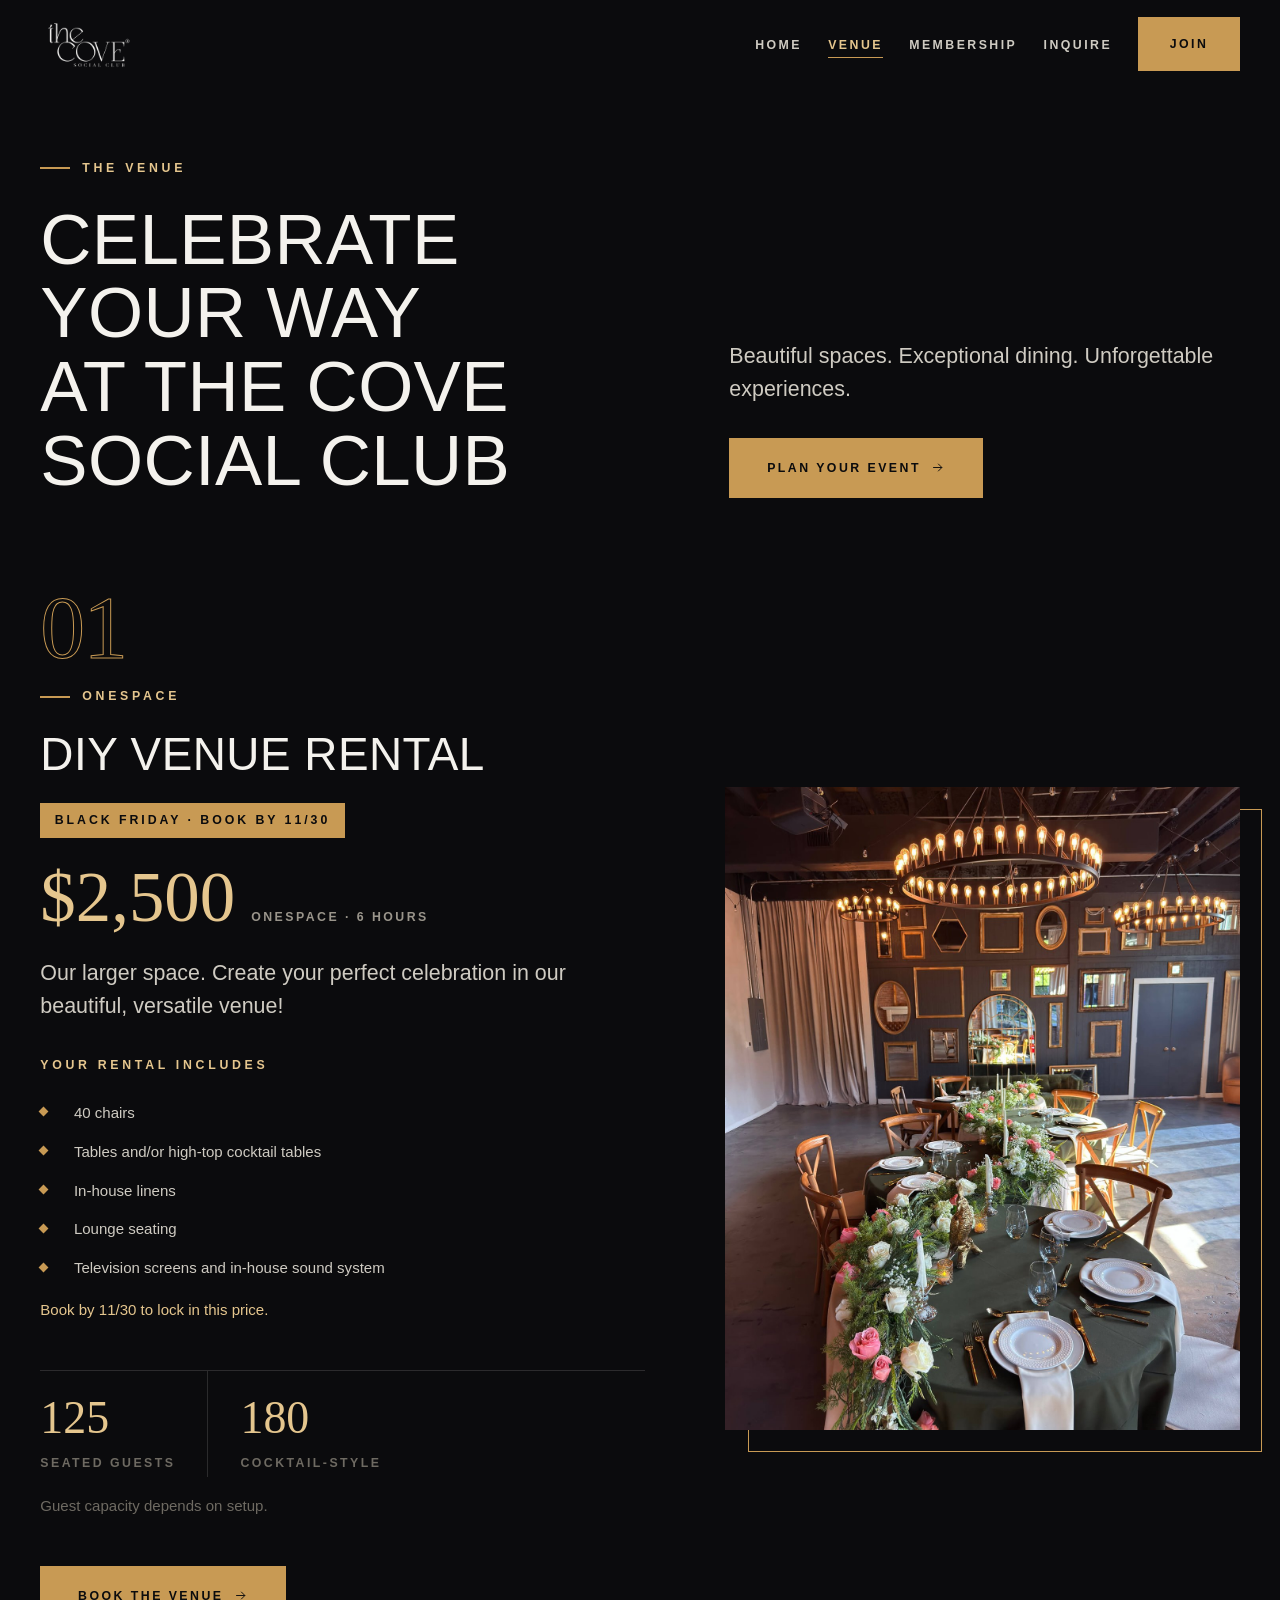
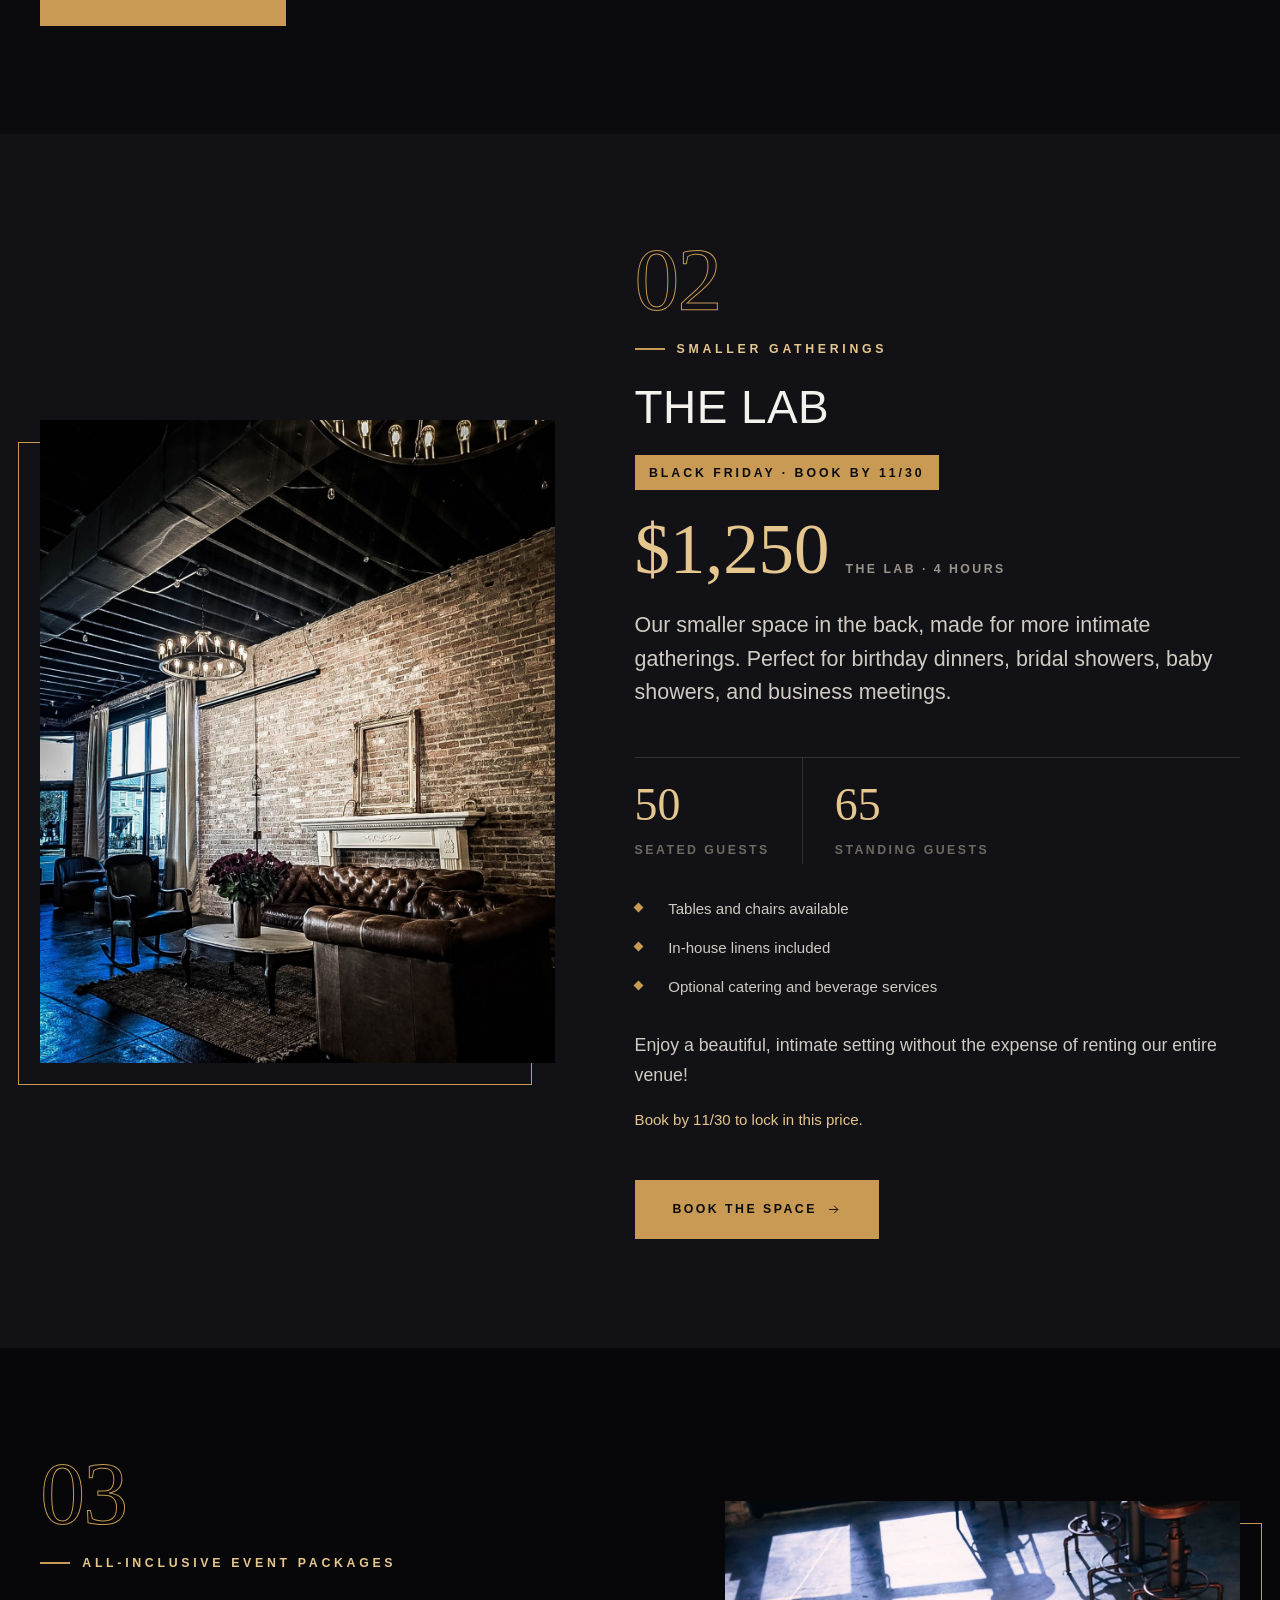
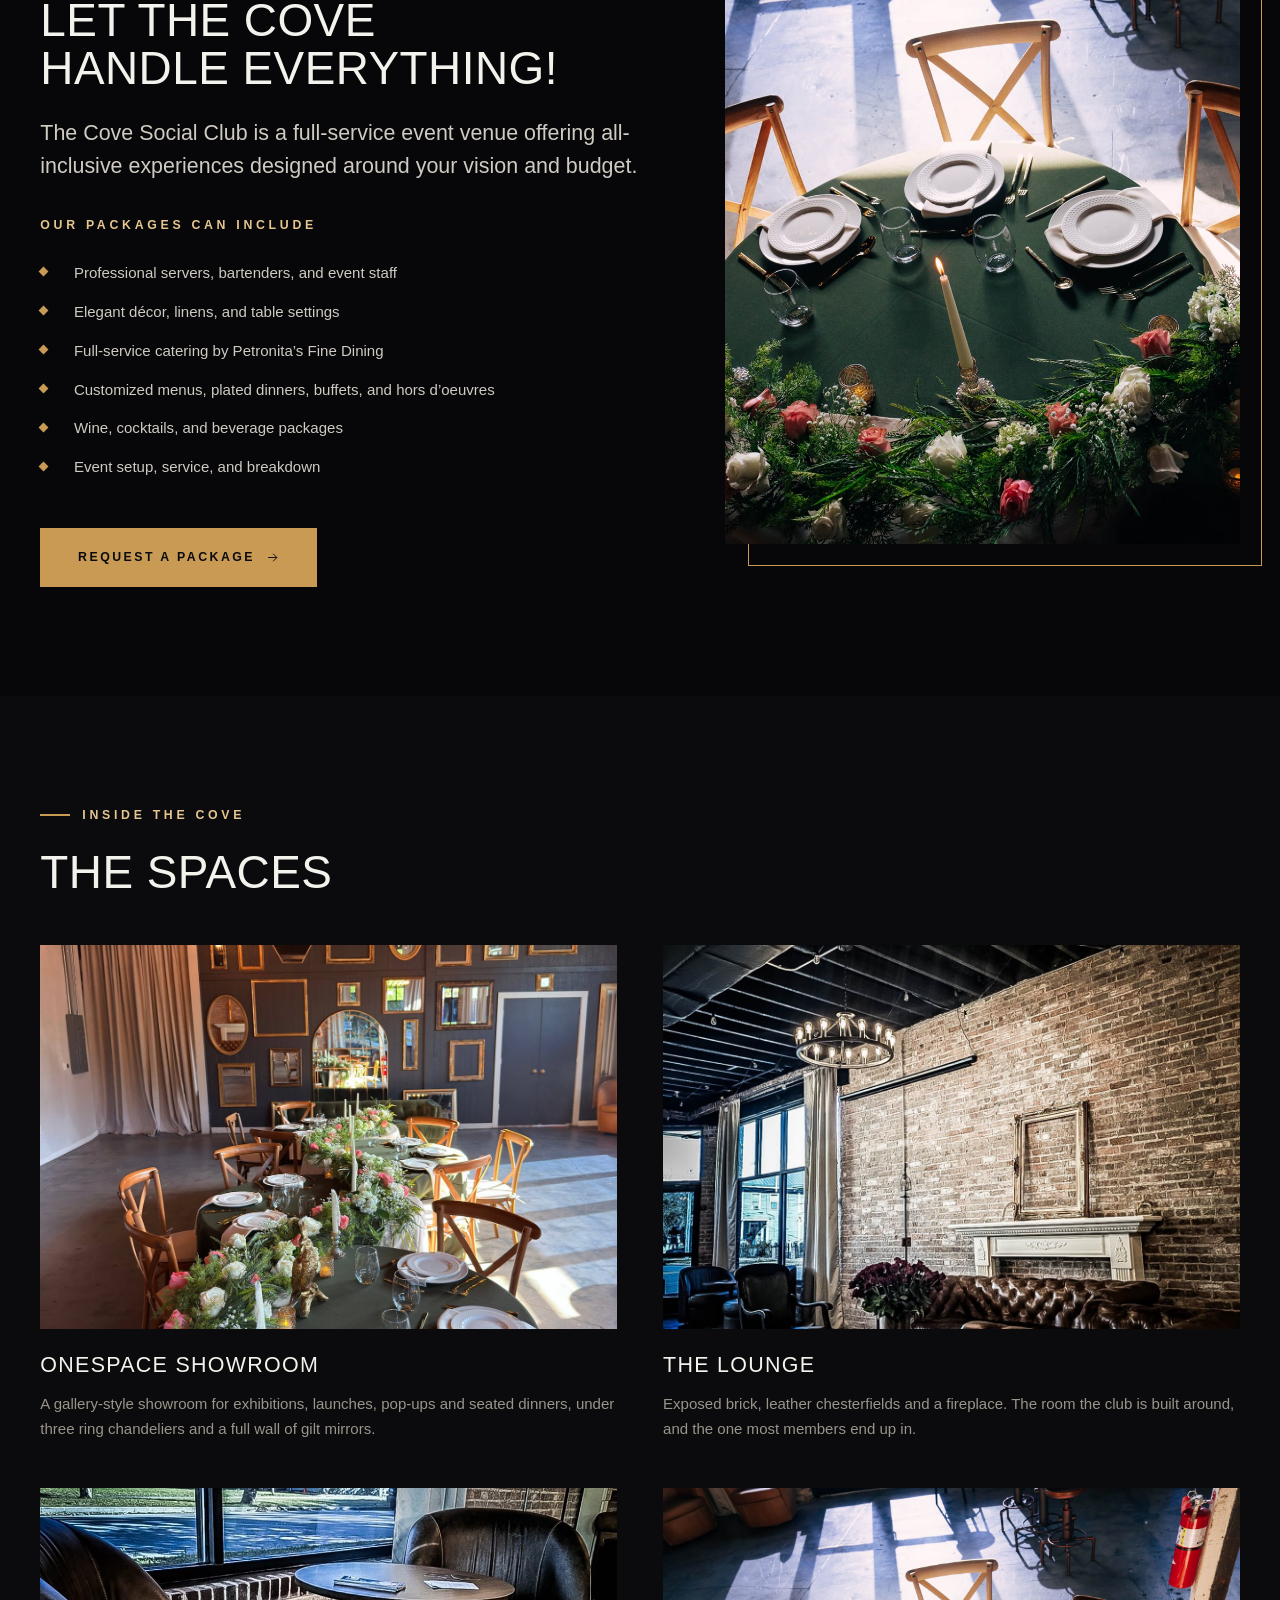
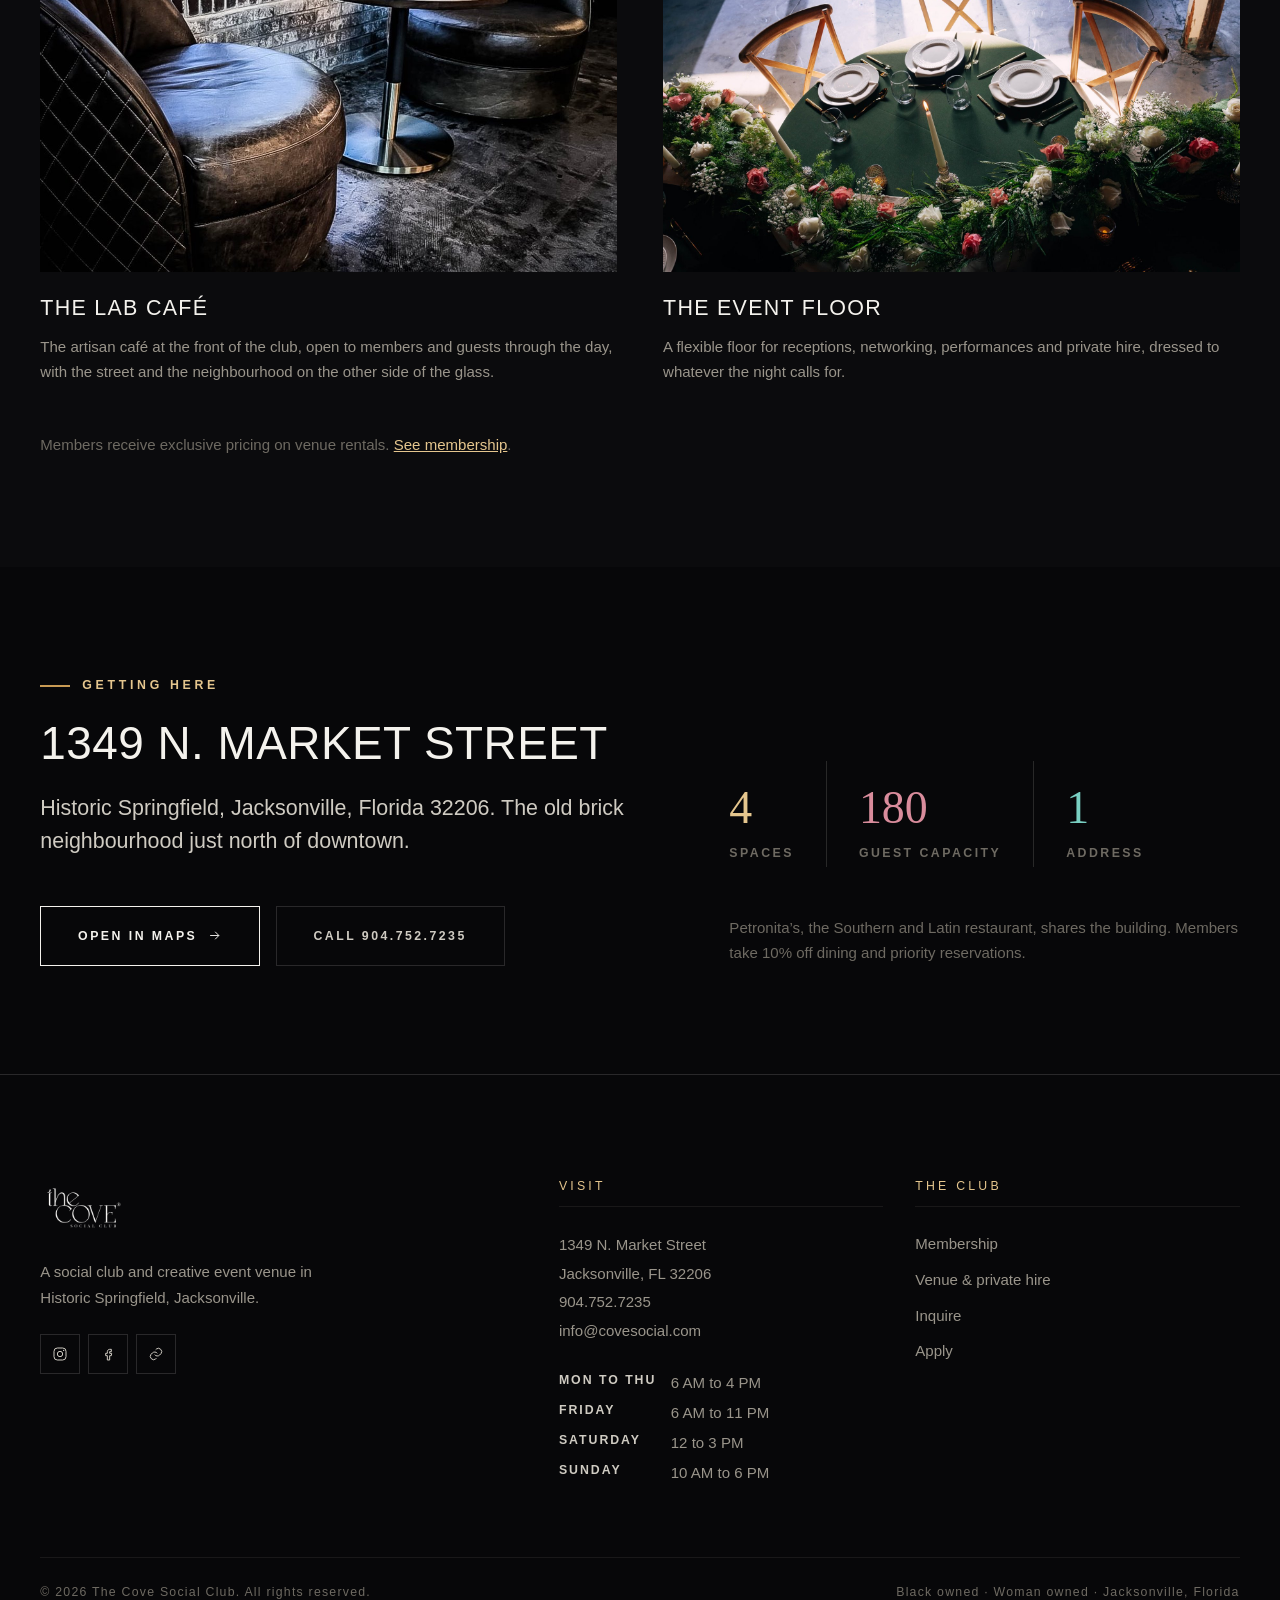
<file: venue.html>
<!DOCTYPE html>
<html lang="en">
<head>
<meta charset="utf-8">
<meta name="viewport" content="width=device-width, initial-scale=1">
<title>Venue &amp; Private Hire | The Cove Social Club, Jacksonville</title>
<meta name="description" content="Black Friday Sale at The Cove Social Club. ONESpace DIY venue rental $2,500 for 6 hours, The Lab $1,250 for 4 hours, in-house linens included with every rental. Book by 11/30 to lock in these prices. 1349 N. Market Street, Jacksonville.">
<link rel="canonical" href="https://covesocial.com/venue.html">
<link rel="icon" href="assets/favicon.png" type="image/png">
<meta name="theme-color" content="#0B0B0D">

<meta property="og:type" content="website">
<meta property="og:title" content="Venue &amp; Private Hire | The Cove Social Club">
<meta property="og:description" content="Beautiful spaces. Exceptional dining. Unforgettable experiences.">
<meta property="og:image" content="assets/venue-4.jpg">
<meta property="og:url" content="https://covesocial.com/venue.html">

<link rel="stylesheet" href="css/styles.css?v=20261102">
</head>
<body>

<a class="skip" href="#main">Skip to content</a>

<svg width="0" height="0" style="position:absolute" aria-hidden="true" focusable="false">
  <symbol id="i-arrow" viewBox="0 0 24 24"><path d="M5 12h14M13 6l6 6-6 6"/></symbol>
  <symbol id="i-pin" viewBox="0 0 24 24"><path d="M12 21s7-5.4 7-11a7 7 0 1 0-14 0c0 5.6 7 11 7 11z"/><circle cx="12" cy="10" r="2.6"/></symbol>
  <symbol id="i-ig" viewBox="0 0 24 24"><rect x="3" y="3" width="18" height="18" rx="5"/><circle cx="12" cy="12" r="4"/><circle cx="17.4" cy="6.6" r="1" fill="currentColor" stroke="none"/></symbol>
  <symbol id="i-fb" viewBox="0 0 24 24"><path d="M14.5 8.5h2.5V5h-2.5C12.6 5 11 6.6 11 8.5V11H8.5v3.5H11V21h3.5v-6.5H17l.5-3.5h-3V9c0-.3.2-.5.5-.5z"/></symbol>
  <symbol id="i-link" viewBox="0 0 24 24"><path d="M10 13a5 5 0 0 0 7.5.5l2-2A5 5 0 0 0 12.5 4.5l-1 1"/><path d="M14 11a5 5 0 0 0-7.5-.5l-2 2A5 5 0 0 0 11.5 19.5l1-1"/></symbol>
</svg>

<header class="site-head" id="siteHead">
  <div class="wrap head-in">
    <a class="brand" href="index.html" aria-label="The Cove Social Club, home">
      <img src="assets/logo.png" alt="The Cove Social Club" width="1024" height="640">
    </a>
    <button class="burger" id="burger" type="button" aria-expanded="false" aria-controls="nav" aria-label="Menu">
      <span></span><span></span><span></span>
    </button>
    <nav class="nav" id="nav" aria-label="Primary">
      <ul class="nav__list">
        <li><a href="index.html">Home</a></li>
        <li><a href="venue.html" aria-current="page">Venue</a></li>
        <li><a href="membership.html">Membership</a></li>
        <li><a href="inquire.html">Inquire</a></li>
      </ul>
      <a class="btn btn--brass" href="membership.html#join">Join</a>
    </nav>
  </div>
</header>

<main id="main">

  <section class="band band--tight">
    <div class="wrap head--split">
      <div data-in>
        <p class="label">The venue</p>
        <h1>Celebrate your way at The Cove Social Club</h1>
      </div>
      <div data-in style="--d:1">
        <p class="lede">
          Beautiful spaces. Exceptional dining. Unforgettable experiences.
        </p>
        <div class="btns" style="margin-top:var(--s6)">
          <a class="btn btn--brass btn--lg" href="inquire.html">
            <span>Plan your event</span>
            <svg class="ico" aria-hidden="true"><use href="#i-arrow"></use></svg>
          </a>
        </div>
      </div>
    </div>
  </section>

  <!-- =========================== DIY VENUE RENTAL ========================== -->
  <section class="band" id="diy-rental" style="padding-top:var(--s5)">
    <div class="wrap feature">
      <div data-in>
        <p class="idx" aria-hidden="true">01</p>
        <p class="label" style="margin-top:var(--s5)">ONESpace</p>
        <h2>DIY Venue Rental</h2>

        <span class="offer__flag" style="margin-top:var(--s5);margin-bottom:0">Black Friday &middot; Book by 11/30</span>

        <div class="price">
          <span class="price__now">$2,500</span>
          <span class="price__per">ONESpace &middot; 6 hours</span>
        </div>

        <p class="lede" style="margin-top:var(--s5)">
          Our larger space. Create your perfect celebration in our beautiful,
          versatile venue!
        </p>

        <p class="label label--bare" style="margin-top:var(--s6)">Your rental includes</p>
        <ul class="ticks">
          <li>40 chairs</li>
          <li>Tables and/or high-top cocktail tables</li>
          <li>In-house linens</li>
          <li>Lounge seating</li>
          <li>Television screens and in-house sound system</li>
        </ul>

        <p class="small" style="margin-top:var(--s4);color:var(--brass-t)">
          Book by 11/30 to lock in this price.
        </p>

        <div class="facts">
          <div>
            <span class="facts__n">125</span>
            <span class="facts__k">Seated guests</span>
          </div>
          <div>
            <span class="facts__n">180</span>
            <span class="facts__k">Cocktail-style</span>
          </div>
        </div>
        <p class="small dimmer" style="margin-top:var(--s4)">
          Guest capacity depends on setup.
        </p>

        <div class="btns" style="margin-top:var(--s7)">
          <a class="btn btn--brass btn--lg" href="inquire.html">
            <span>Book the venue</span>
            <svg class="ico" aria-hidden="true"><use href="#i-arrow"></use></svg>
          </a>
        </div>
      </div>

      <figure class="feature__fig" data-in style="--d:1">
        <img src="assets/venue-4.jpg" width="1300" height="1733" loading="lazy" decoding="async"
             alt="The ONESpace showroom set for dinner beneath ring chandeliers and a wall of gilt mirrors">
      </figure>
    </div>
  </section>

  <!-- ================================ THE LAB =============================== -->
  <section class="band band--raised" id="intimate-space">
    <div class="wrap feature feature--flip">
      <figure class="feature__fig" data-in>
        <img src="assets/venue-2.jpg" width="1200" height="1548" loading="lazy" decoding="async"
             alt="The lounge at The Cove: exposed brick, leather chesterfields and Edison chandeliers">
      </figure>

      <div data-in style="--d:1">
        <p class="idx" aria-hidden="true">02</p>
        <p class="label" style="margin-top:var(--s5)">Smaller gatherings</p>
        <h2>The Lab</h2>

        <span class="offer__flag" style="margin-top:var(--s5);margin-bottom:0">Black Friday &middot; Book by 11/30</span>

        <div class="price">
          <span class="price__now">$1,250</span>
          <span class="price__per">The Lab &middot; 4 hours</span>
        </div>

        <p class="lede" style="margin-top:var(--s5)">
          Our smaller space in the back, made for more intimate gatherings.
          Perfect for birthday dinners, bridal showers, baby showers, and
          business meetings.
        </p>

        <div class="facts">
          <div>
            <span class="facts__n">50</span>
            <span class="facts__k">Seated guests</span>
          </div>
          <div>
            <span class="facts__n">65</span>
            <span class="facts__k">Standing guests</span>
          </div>
        </div>

        <ul class="ticks" style="margin-top:var(--s6)">
          <li>Tables and chairs available</li>
          <li>In-house linens included</li>
          <li>Optional catering and beverage services</li>
        </ul>

        <p style="margin-top:var(--s6);color:var(--paper-2)">
          Enjoy a beautiful, intimate setting without the expense of renting
          our entire venue!
        </p>

        <p class="small" style="margin-top:var(--s4);color:var(--brass-t)">
          Book by 11/30 to lock in this price.
        </p>

        <div class="btns" style="margin-top:var(--s7)">
          <a class="btn btn--brass btn--lg" href="inquire.html">
            <span>Book the space</span>
            <svg class="ico" aria-hidden="true"><use href="#i-arrow"></use></svg>
          </a>
        </div>
      </div>
    </div>
  </section>

  <!-- ======================= ALL-INCLUSIVE PACKAGES ======================== -->
  <section class="band band--deep" id="all-inclusive">
    <div class="wrap feature">
      <div data-in>
        <p class="idx" aria-hidden="true">03</p>
        <p class="label" style="margin-top:var(--s5)">All-inclusive event packages</p>
        <h2>Let The Cove handle everything!</h2>
        <p class="lede" style="margin-top:var(--s5)">
          The Cove Social Club is a full-service event venue offering
          all-inclusive experiences designed around your vision and budget.
        </p>

        <p class="label label--bare" style="margin-top:var(--s6)">Our packages can include</p>
        <ul class="ticks">
          <li>Professional servers, bartenders, and event staff</li>
          <li>Elegant d&eacute;cor, linens, and table settings</li>
          <li>Full-service catering by Petronita&rsquo;s Fine Dining</li>
          <li>Customized menus, plated dinners, buffets, and hors d&rsquo;oeuvres</li>
          <li>Wine, cocktails, and beverage packages</li>
          <li>Event setup, service, and breakdown</li>
        </ul>

        <div class="btns" style="margin-top:var(--s7)">
          <a class="btn btn--brass btn--lg" href="inquire.html">
            <span>Request a package</span>
            <svg class="ico" aria-hidden="true"><use href="#i-arrow"></use></svg>
          </a>
        </div>
      </div>

      <figure class="feature__fig" data-in style="--d:1">
        <img src="assets/venue-1.jpg" width="1800" height="1200" loading="lazy" decoding="async"
             alt="An overhead view of a round table at The Cove laid with greenery, candles and gold cutlery">
      </figure>
    </div>
  </section>

  <!-- ================================ SPACES ================================ -->
  <section class="band">
    <div class="wrap">
      <div data-in>
        <p class="label">Inside The Cove</p>
        <h2>The spaces</h2>
      </div>
      <!-- SPACES:START -->
      <div class="spaces spaces--2" style="margin-top:var(--s7)">
        <article class="space" data-in>
          <figure class="space__fig">
            <img src="assets/venue-4.jpg" width="1300" height="1733" loading="lazy" decoding="async"
                 alt="The ONESpace showroom set for dinner beneath ring chandeliers and a wall of gilt mirrors">
          </figure>
          <h3>ONESpace Showroom</h3>
          <p>A gallery-style showroom for exhibitions, launches, pop-ups and
             seated dinners, under three ring chandeliers and a full wall of
             gilt mirrors.</p>
        </article>

        <article class="space" data-in style="--d:1">
          <figure class="space__fig">
            <img src="assets/venue-2.jpg" width="1200" height="1548" loading="lazy" decoding="async"
                 alt="The lounge at The Cove: exposed brick, leather chesterfields and Edison chandeliers">
          </figure>
          <h3>The Lounge</h3>
          <p>Exposed brick, leather chesterfields and a fireplace. The room the
             club is built around, and the one most members end up in.</p>
        </article>

        <article class="space" data-in>
          <figure class="space__fig">
            <img src="assets/venue-3.jpg" width="1100" height="1367" loading="lazy" decoding="async"
                 alt="Café seating by the window at The Cove looking out onto a Springfield street">
          </figure>
          <h3>The Lab Caf&eacute;</h3>
          <p>The artisan caf&eacute; at the front of the club, open to members and
             guests through the day, with the street and the neighbourhood on
             the other side of the glass.</p>
        </article>

        <article class="space" data-in style="--d:1">
          <figure class="space__fig">
            <img src="assets/venue-1.jpg" width="1800" height="1200" loading="lazy" decoding="async"
                 alt="A round table laid with greenery, candles and gold cutlery on the event floor at The Cove">
          </figure>
          <h3>The Event Floor</h3>
          <p>A flexible floor for receptions, networking, performances and
             private hire, dressed to whatever the night calls for.</p>
        </article>
      </div>
      <!-- SPACES:END -->

      <p class="small dimmer" style="margin-top:var(--s7)">
        Members receive exclusive pricing on venue rentals.
        <a href="membership.html" style="color:var(--brass-t)">See membership</a>.
      </p>
    </div>
  </section>

  <!-- =============================== LOCATION =============================== -->
  <section class="band band--deep">
    <div class="wrap head--split" data-in>
      <div>
        <p class="label">Getting here</p>
        <h2>1349 N. Market Street</h2>
        <p class="lede" style="margin-top:var(--s5)">
          Historic Springfield, Jacksonville, Florida 32206. The old brick
          neighbourhood just north of downtown.
        </p>
        <div class="btns" style="margin-top:var(--s7)">
          <a class="btn btn--lg" href="https://www.google.com/maps/search/?api=1&amp;query=1349+N+Market+Street+Jacksonville+FL+32206" target="_blank" rel="noopener">
            <span>Open in Maps</span>
            <svg class="ico" aria-hidden="true"><use href="#i-arrow"></use></svg>
          </a>
          <a class="btn btn--quiet btn--lg" href="tel:+19047527235">Call 904.752.7235</a>
        </div>
      </div>
      <div>
        <div class="facts" style="margin-top:0;border-top:0">
          <div>
            <span class="facts__n">4</span>
            <span class="facts__k">Spaces</span>
          </div>
          <div style="--acc-t:var(--wine-t)">
            <span class="facts__n">180</span>
            <span class="facts__k">Guest capacity</span>
          </div>
          <div style="--acc-t:var(--teal-t)">
            <span class="facts__n">1</span>
            <span class="facts__k">Address</span>
          </div>
        </div>
        <p class="small dimmer" style="margin-top:var(--s7)">
          Petronita&rsquo;s, the Southern and Latin restaurant, shares the
          building. Members take 10% off dining and priority reservations.
        </p>
      </div>
    </div>
  </section>

</main>

<footer class="foot">
  <div class="wrap">
    <div class="foot__grid">
      <div>
        <img class="foot__mark" src="assets/logo.png" alt="The Cove Social Club" width="1024" height="640" loading="lazy">
        <p style="max-width:34ch">
          A social club and creative event venue in Historic Springfield,
          Jacksonville.
        </p>
        <div class="foot__social">
          <a href="https://www.instagram.com/covevip/" target="_blank" rel="noopener" aria-label="The Cove on Instagram">
            <svg class="ico" aria-hidden="true"><use href="#i-ig"></use></svg>
          </a>
          <a href="https://www.facebook.com/thecovevip/" target="_blank" rel="noopener" aria-label="The Cove on Facebook">
            <svg class="ico" aria-hidden="true"><use href="#i-fb"></use></svg>
          </a>
          <a href="https://linktr.ee/covesocial" target="_blank" rel="noopener" aria-label="The Cove on Linktree">
            <svg class="ico" aria-hidden="true"><use href="#i-link"></use></svg>
          </a>
        </div>
      </div>

      <div>
        <h3>Visit</h3>
        <address>
          1349 N. Market Street<br>
          Jacksonville, FL 32206<br>
          <a href="tel:+19047527235">904.752.7235</a><br>
          <a href="mailto:info@covesocial.com">info@covesocial.com</a>
        </address>
        <!-- HOURS:START -->
        <dl class="foot__hours">
          <dt>Mon to Thu</dt><dd>6 AM to 4 PM</dd>
          <dt>Friday</dt><dd>6 AM to 11 PM</dd>
          <dt>Saturday</dt><dd>12 to 3 PM</dd>
          <dt>Sunday</dt><dd>10 AM to 6 PM</dd>
        </dl>
        <!-- HOURS:END -->
      </div>


      <div>
        <h3>The Club</h3>
        <ul class="foot__links">
          <li><a href="membership.html">Membership</a></li>
          <li><a href="venue.html">Venue &amp; private hire</a></li>
          <li><a href="inquire.html">Inquire</a></li>
          <li><a href="https://app.joinit.com/o/the-cove-social-club/" target="_blank" rel="noopener">Apply</a></li>
        </ul>
      </div>
    </div>

    <div class="foot__legal">
      <span>&copy; <span data-year>2026</span> The Cove Social Club. All rights reserved.</span>
      <span>Black owned &middot; Woman owned &middot; Jacksonville, Florida</span>
    </div>
  </div>
</footer>

<script src="js/data.js?v=20261102"></script>
<script src="js/main.js?v=20261102"></script>
</body>
</html>
</file>
<file: css/styles.css>
/* ===========================================================================
   The Cove Social Club
   styles.css
   ---------------------------------------------------------------------------
   One stylesheet, no framework, no build step, no CDN, no web fonts. The whole
   site opens from a folder by double-clicking index.html, with no internet.

   The look is "midnight and brass": a near-black neutral ground, brushed brass
   for rules and numerals, and the club's own photography carrying the warmth.
   The wordmark is off-white on transparent, drawn for a dark page, so the page
   is built around it rather than the other way round.

   Structure of this file
     1. Tokens          colours, type scale, spacing
     2. Reset & base    plus bands, rules, scrims
     3. Furniture       header, nav, footer, buttons, labels
     4. Home            hero, marquee, spaces, membership call
     5. Events          the weekly calendar
     6. Venue           space cards, capability list
     7. Membership      the offer, privileges, terms
     8. Inquire         form
     9. Motion, responsive, print
   =========================================================================== */

/* ============================================================== 1. TOKENS */
:root {
  /* Near-black, neutral rather than warm. The photography is heavily warm
     already; a brown-black ground under it turned everything muddy. */
  --ink:    #0B0B0D;
  --ink-2:  #121216;
  --ink-3:  #191920;
  --ink-4:  #23232B;

  --paper:   #F4F2ED;
  --paper-2: #CFCBC2;
  --paper-3: #9A958B;
  --paper-4: #6E6A62;

  /* Brushed brass. --brass paints rules, hairlines and numerals; --brass-t is
     the tint that carries text on the dark ground. */
  --brass:      #C89A54;
  --brass-t:    #E5C68E;
  --brass-deep: #8A6528;

  /* One accent per recurring event, so the calendar is readable at a glance
     rather than five identical cards. Each has a -t tint for type on ink. */
  --wine:    #7A2E3C;  --wine-t:  #D98C9C;   /* The Wednesday Pour */
  --steel:   #3E5A6E;  --steel-t: #9BBBD4;   /* Trivia Night       */
  --ember:   #B4552A;  --ember-t: #E9A177;   /* Latin Night        */
  --teal:    #0E6B62;  --teal-t:  #79CFC2;   /* spare accent       */

  --line:   rgba(244, 242, 237, .14);
  --line-2: rgba(244, 242, 237, .07);

  /* Geometric caps for headings and labels, which is how club signage is set.
     The wordmark is a high-contrast serif, so a geometric sans beside it reads
     as a deliberate pairing instead of a near-miss. */
  --display: Futura, "Century Gothic", "Avenir Next", "Helvetica Neue", Helvetica, Arial, sans-serif;
  /* Event names and pull quotes, echoing the serif in the logo. */
  --serif:   Optima, Candara, "Palatino Linotype", Palatino, Georgia, serif;
  /* Anything read in paragraphs. */
  --body:    "Helvetica Neue", Helvetica, "Segoe UI", system-ui, -apple-system, Arial, sans-serif;

  --t-xs:   clamp(.68rem, .645rem + .16vw, .77rem);
  --t-sm:   clamp(.84rem, .805rem + .18vw, .94rem);
  --t-base: clamp(1rem, .96rem + .22vw, 1.11rem);
  --t-lg:   clamp(1.12rem, 1.04rem + .38vw, 1.34rem);
  --t-xl:   clamp(1.34rem, 1.15rem + .82vw, 1.95rem);
  --t-2xl:  clamp(1.8rem, 1.35rem + 1.9vw, 3.2rem);
  --t-3xl:  clamp(2.4rem, 1.55rem + 3.6vw, 5.4rem);
  --t-4xl:  clamp(3rem, 1.6rem + 6vw, 7.6rem);

  --s1: .25rem; --s2: .5rem;  --s3: .75rem; --s4: 1rem;
  --s5: 1.5rem; --s6: 2rem;   --s7: 3rem;   --s8: 4.5rem;
  --s9: 6.5rem;

  --wrap: 1280px;
  --gutter: clamp(1.25rem, .6rem + 2.4vw, 3.5rem);
  --bleed: max(var(--gutter), calc(50vw - (var(--wrap) / 2)));
  --ease: cubic-bezier(.22, .61, .36, 1);

  /* Set per section; everything accent-coloured reads these. */
  --acc: var(--brass);
  --acc-t: var(--brass-t);
}

/* ======================================================= 2. RESET & BASE */
*, *::before, *::after { box-sizing: border-box; }

html {
  scroll-behavior: smooth;
  scroll-padding-top: 6rem;
  -webkit-text-size-adjust: 100%;
  background: var(--ink);
}

body {
  margin: 0;
  background: transparent;
  color: var(--paper-2);
  font-family: var(--body);
  font-size: var(--t-base);
  line-height: 1.68;
  -webkit-font-smoothing: antialiased;
  overflow-x: hidden;
}
body.nav-open { overflow: hidden; }

img, svg { display: block; max-width: 100%; }
a { color: inherit; }

h1, h2, h3 {
  font-family: var(--display);
  font-weight: 500;
  line-height: 1.04;
  letter-spacing: .01em;
  text-transform: uppercase;
  color: var(--paper);
  margin: 0;
  text-wrap: balance;
}
h1 { font-size: var(--t-3xl); letter-spacing: .005em; }
h2 { font-size: var(--t-2xl); }
h3 { font-size: var(--t-lg); line-height: 1.2; letter-spacing: .06em; }
p  { margin: 0 0 var(--s4); }
p:last-child { margin-bottom: 0; }

.wrap { width: min(100% - calc(var(--gutter) * 2), var(--wrap)); margin-inline: auto; }
.wrap--narrow { width: min(100% - calc(var(--gutter) * 2), 880px); margin-inline: auto; }

.band { padding-block: clamp(3.5rem, 2rem + 6vw, 8rem); position: relative; }
.band--tight { padding-block: clamp(2.5rem, 1.6rem + 3.4vw, 5rem); }
.band--raised { background: var(--ink-2); }
.band--deep   { background: #070709; }

.lede   { font-size: var(--t-lg); color: var(--paper-2); max-width: 60ch; line-height: 1.55; }
.dim    { color: var(--paper-3); max-width: 66ch; }
.dimmer { color: var(--paper-4); }
.small  { font-size: var(--t-sm); }
.nums   { font-variant-numeric: lining-nums tabular-nums; }

.sr-only {
  position: absolute; width: 1px; height: 1px;
  padding: 0; margin: -1px; overflow: hidden;
  clip: rect(0 0 0 0); white-space: nowrap; border: 0;
}
.skip {
  position: absolute; left: -9999px; top: 0; z-index: 200;
  background: var(--brass); color: var(--ink);
  padding: var(--s3) var(--s5); font-family: var(--display);
  letter-spacing: .16em; text-transform: uppercase;
}
.skip:focus { left: var(--s4); top: var(--s4); }

:focus-visible { outline: 2px solid var(--brass-t); outline-offset: 3px; }

/* ========================================================== 3. FURNITURE */

/* The small letterspaced label above a heading, with a brass rule leading in. */
.label {
  display: flex; align-items: center; gap: .75rem;
  font-family: var(--display); font-size: var(--t-xs); font-weight: 600;
  letter-spacing: .3em; text-transform: uppercase;
  color: var(--acc-t);
  margin: 0 0 var(--s5);
}
.label::before {
  content: ""; width: 30px; height: 2px; flex: none; background: var(--acc);
}
.label--center { justify-content: center; }
.label--center::after {
  content: ""; width: 30px; height: 2px; flex: none; background: var(--acc);
}
.label--bare::before { display: none; }

/* A hairline closing a section heading, brass for its first stretch. */
.rule {
  height: 1px; border: 0; margin: var(--s6) 0 0;
  background: linear-gradient(to right, var(--acc) 0 64px, var(--line) 64px);
}

.idx {
  font-family: var(--serif); font-size: clamp(3rem, 2rem + 4.5vw, 6rem);
  line-height: .8; color: transparent;
  -webkit-text-stroke: 1px var(--acc);
  letter-spacing: -.02em; margin: 0;
  font-variant-numeric: lining-nums;
}
@supports not ((-webkit-text-stroke: 1px black)) { .idx { color: var(--acc); } }

/* ---------------------------------------------------------------- BUTTONS */
.btn {
  display: inline-flex; align-items: center; justify-content: center; gap: .6rem;
  font-family: var(--display); font-size: var(--t-xs); font-weight: 600;
  letter-spacing: .2em; text-transform: uppercase;
  padding: 1rem 1.9rem;
  border: 1px solid var(--paper);
  color: var(--paper);
  text-decoration: none; background: transparent; cursor: pointer;
  transition: background .3s var(--ease), color .3s var(--ease),
              border-color .3s var(--ease), transform .3s var(--ease);
}
.btn:hover { background: var(--paper); color: var(--ink); }
.btn:active { transform: translateY(1px); }
.btn .ico { transition: transform .3s var(--ease); }
.btn:hover .ico { transform: translateX(3px); }

.btn--brass { background: var(--brass); border-color: var(--brass); color: var(--ink); }
.btn--brass:hover { background: var(--brass-t); border-color: var(--brass-t); color: var(--ink); }

.btn--quiet { border-color: var(--line); color: var(--paper-2); }
.btn--quiet:hover { background: transparent; border-color: var(--paper); color: var(--paper); }

.btn--lg { padding: 1.15rem 2.3rem; }
.btn--wide { width: 100%; }
.btns { display: flex; flex-wrap: wrap; gap: var(--s4); align-items: center; }

.ico { width: 15px; height: 15px; fill: none; stroke: currentColor; stroke-width: 1.5; flex: none; }

.tlink {
  display: inline-flex; align-items: center; gap: .5rem;
  font-family: var(--display); font-size: var(--t-xs); font-weight: 600;
  letter-spacing: .2em; text-transform: uppercase;
  color: var(--acc-t); text-decoration: none;
  position: relative; padding-bottom: 4px;
}
.tlink::after {
  content: ""; position: absolute; left: 0; bottom: 0; height: 1px; width: 100%;
  background: currentColor; transform: scaleX(0); transform-origin: left;
  transition: transform .4s var(--ease);
}
.tlink:hover::after { transform: scaleX(1); }

/* ----------------------------------------------------------------- HEADER */
.site-head {
  position: sticky; top: 0; z-index: 100;
  border-bottom: 1px solid transparent;
  transition: background .4s var(--ease), border-color .4s var(--ease);
}
.site-head.is-stuck {
  background: rgba(11, 11, 13, .86);
  backdrop-filter: blur(14px) saturate(120%);
  border-bottom-color: var(--line);
}
.head-in {
  display: flex; align-items: center; gap: var(--s5);
  min-height: 88px; transition: min-height .4s var(--ease);
}
.site-head.is-stuck .head-in { min-height: 64px; }

/* The supplied wordmark is a 1024x640 PNG with wide transparent margins, so
   the visible lettering is only about three quarters of the box. These heights
   are set against the drawn mark, not the file, which is why they run larger
   than they otherwise would. */
.brand { display: flex; align-items: center; text-decoration: none; margin-right: auto; }
.brand img {
  height: clamp(50px, 38px + 1.9vw, 68px); width: auto;
  transition: height .4s var(--ease);
}
.site-head.is-stuck .brand img { height: clamp(40px, 32px + 1.3vw, 52px); }

.nav { display: flex; align-items: center; gap: clamp(1rem, .2rem + 1.8vw, 2.2rem); }
.nav__list {
  display: flex; align-items: center; list-style: none; margin: 0; padding: 0;
  gap: clamp(1rem, .2rem + 1.8vw, 2.2rem);
}
.nav__list a {
  font-family: var(--display); font-size: var(--t-xs); font-weight: 600;
  letter-spacing: .2em; text-transform: uppercase;
  color: var(--paper-2); text-decoration: none;
  position: relative; padding-block: .4rem; transition: color .3s;
}
.nav__list a::after {
  content: ""; position: absolute; left: 0; bottom: 0; height: 1px; width: 100%;
  background: var(--brass); transform: scaleX(0); transform-origin: left;
  transition: transform .4s var(--ease);
}
.nav__list a:hover { color: var(--paper); }
.nav__list a:hover::after,
.nav__list a[aria-current="page"]::after { transform: scaleX(1); }
.nav__list a[aria-current="page"] { color: var(--brass-t); }

.burger {
  display: none; width: 44px; height: 44px; padding: 0;
  background: none; border: 1px solid var(--line); color: var(--paper); cursor: pointer;
}
.burger span {
  display: block; width: 18px; height: 1.5px; margin: 4px auto;
  background: currentColor; transition: transform .35s var(--ease), opacity .25s;
}
.burger[aria-expanded="true"] span:nth-child(1) { transform: translateY(5.5px) rotate(45deg); }
.burger[aria-expanded="true"] span:nth-child(2) { opacity: 0; }
.burger[aria-expanded="true"] span:nth-child(3) { transform: translateY(-5.5px) rotate(-45deg); }

.nav-scrim {
  position: fixed; inset: 0; z-index: 98;
  background: rgba(5, 5, 7, .7); backdrop-filter: blur(3px);
  opacity: 0; pointer-events: none; transition: opacity .4s var(--ease);
}
.nav-scrim.is-open { opacity: 1; pointer-events: auto; }

/* ----------------------------------------------------------------- FOOTER */
.foot {
  background: #070709;
  border-top: 1px solid var(--line);
  padding-block: var(--s9) var(--s6);
}
.foot__grid {
  display: grid; gap: var(--s7) var(--s6);
  grid-template-columns: 1.5fr repeat(2, minmax(0, 1fr));
}
.foot__mark { height: 56px; width: auto; margin-bottom: var(--s5); }
.foot p, .foot li, .foot address { font-size: var(--t-sm); color: var(--paper-3); }
.foot address { font-style: normal; line-height: 1.9; }
/* Hours sit under the address in the Visit column. Two columns so the day
   labels and the times line up down the block instead of ragging. */
.foot__hours {
  margin: var(--s5) 0 0;
  display: grid; grid-template-columns: auto 1fr; gap: .3rem .9rem;
}
.foot__hours dt {
  font-family: var(--display); font-weight: 600;
  font-size: var(--t-xs); letter-spacing: .16em; text-transform: uppercase;
  color: var(--paper-2); white-space: nowrap; align-self: baseline;
}
.foot__hours dd { margin: 0; font-size: var(--t-sm); color: var(--paper-3); }
.foot h3 {
  font-size: var(--t-xs); letter-spacing: .26em; color: var(--brass-t);
  margin-bottom: var(--s5); padding-bottom: var(--s3);
  border-bottom: 1px solid var(--line-2);
}
.foot__links { list-style: none; margin: 0; padding: 0; display: grid; gap: .65rem; }
.foot a { text-decoration: none; transition: color .3s; }
.foot a:hover { color: var(--brass-t); }
.foot__social { display: flex; gap: .5rem; margin-top: var(--s5); }
.foot__social a {
  display: inline-flex; align-items: center; justify-content: center;
  width: 40px; height: 40px; border: 1px solid var(--line); color: var(--paper-2);
  transition: border-color .3s, color .3s, transform .3s var(--ease);
}
.foot__social a:hover { border-color: var(--brass); color: var(--brass-t); transform: translateY(-2px); }
.foot__social .ico { width: 16px; height: 16px; }
.foot__legal {
  display: flex; flex-wrap: wrap; justify-content: space-between; gap: var(--s3) var(--s5);
  margin-top: var(--s8); padding-top: var(--s5);
  border-top: 1px solid var(--line-2);
  font-family: var(--display); font-size: var(--t-xs); letter-spacing: .1em;
  color: var(--paper-4);
}

/* =============================================================== 4. HOME */

/* The hero is the club's own room photograph, full bleed, with the wordmark
   over it. The scrim is two gradients rather than one flat wash so the type
   stays legible without dimming the whole picture to mud. */
.hero {
  position: relative; isolation: isolate;
  min-height: clamp(560px, 88vh, 900px);
  display: flex; align-items: flex-end;
  padding-block: var(--s9) var(--s8);
  overflow: hidden;
}
.hero__bg {
  position: absolute; inset: 0; z-index: -2;
  /* 48%, not 50%: the hero box is wider than the photograph, so cover crops
     top and bottom. Sitting a touch high keeps the chandeliers and the top of
     the mirror wall in frame rather than trimming them off. */
  width: 100%; height: 100%; object-fit: cover; object-position: 50% 48%;
}
.hero::after {
  content: ""; position: absolute; inset: 0; z-index: -1; pointer-events: none;
  background:
    linear-gradient(to top, rgba(11,11,13,.95) 0%, rgba(11,11,13,.74) 34%, rgba(11,11,13,.32) 66%, rgba(11,11,13,.55) 100%),
    linear-gradient(to right, rgba(11,11,13,.78) 0%, rgba(11,11,13,.44) 34%, rgba(11,11,13,.04) 72%);
}
.hero__mark { width: clamp(210px, 26vw, 380px); height: auto; margin-bottom: var(--s6); }
.hero__tag {
  font-family: var(--display); font-size: var(--t-xs); font-weight: 600;
  letter-spacing: .42em; text-transform: uppercase;
  color: var(--brass-t); margin: 0 0 var(--s5);
}
.hero h1 {
  font-size: var(--t-2xl); max-width: 18ch; color: var(--paper);
  margin-bottom: var(--s5);
}
.hero__sub { font-size: var(--t-lg); color: var(--paper-2); max-width: 46ch; }
.hero .btns { margin-top: var(--s7); }
.hero__meta {
  display: flex; flex-wrap: wrap; align-items: center; gap: var(--s3) var(--s6);
  margin-top: var(--s7); padding-top: var(--s5);
  border-top: 1px solid var(--line);
  font-family: var(--display); font-size: var(--t-xs); font-weight: 600;
  letter-spacing: .16em; text-transform: uppercase; color: var(--paper-3);
}

/* --------------------------------------------------------------- MARQUEE */
.ticker {
  background: var(--brass); color: var(--ink);
  overflow: hidden; display: flex; padding-block: var(--s4);
}
.ticker__track { display: flex; flex: 0 0 auto; animation: slide 44s linear infinite; }
.ticker__set { display: flex; flex: 0 0 auto; align-items: center; }
.ticker__set span {
  font-family: var(--display); font-size: var(--t-sm); font-weight: 600;
  letter-spacing: .28em; text-transform: uppercase;
  padding-inline: clamp(1rem, 2.2vw, 2rem);
  display: inline-flex; align-items: center; gap: clamp(1rem, 2.2vw, 2rem);
  white-space: nowrap;
}
.ticker__set span::after {
  content: ""; width: 5px; height: 5px; flex: none;
  background: currentColor; transform: rotate(45deg); opacity: .7;
}
@keyframes slide { to { transform: translateX(-50%); } }

/* --------------------------------------------------------------- FEATURE */
.feature {
  display: grid; grid-template-columns: minmax(0, 1fr) minmax(0, .85fr);
  gap: clamp(2rem, 1rem + 5vw, 6rem); align-items: center;
}
.feature--flip { grid-template-columns: minmax(0, .85fr) minmax(0, 1fr); }
.feature__fig { position: relative; margin: 0; isolation: isolate; }
.feature__fig img { width: 100%; height: auto; aspect-ratio: 4 / 5; object-fit: cover; }
.feature__fig::before {
  content: ""; position: absolute; inset: 1.4rem -1.4rem -1.4rem 1.4rem;
  border: 1px solid var(--brass); z-index: -1;
}
.feature--flip .feature__fig::before { inset: 1.4rem 1.4rem -1.4rem -1.4rem; }

.head--split {
  display: grid; grid-template-columns: minmax(0, 1fr) minmax(0, .8fr);
  gap: clamp(1.5rem, .8rem + 3vw, 4rem); align-items: end;
}

/* ------------------------------------------------------------- STAT ROW */
.facts { display: flex; flex-wrap: wrap; margin-top: var(--s7); border-top: 1px solid var(--line); }
.facts > div {
  padding: var(--s5) var(--s6) 0 0; margin-right: var(--s6);
  border-right: 1px solid var(--line);
}
.facts > div:last-child { border-right: 0; margin-right: 0; padding-right: 0; }
.facts__n {
  font-family: var(--serif); font-size: var(--t-2xl); line-height: 1;
  color: var(--acc-t); display: block; margin-bottom: .4rem;
  font-variant-numeric: lining-nums;
}
.facts__k {
  font-family: var(--display); font-size: var(--t-xs); font-weight: 600;
  letter-spacing: .2em; text-transform: uppercase; color: var(--paper-4);
}

/* ============================================================= 5. EVENTS

   The calendar is the reason this site exists right now, so it gets the
   strongest component on the page. Each recurring night carries its own
   accent, set inline on the card, so a glance tells them apart. */
.week {
  display: grid; gap: 1px;
  grid-template-columns: repeat(auto-fit, minmax(min(100%, 250px), 1fr));
  background: var(--line-2);
  border: 1px solid var(--line-2);
}
.ev {
  position: relative; background: var(--ink);
  padding: var(--s6) var(--s5) var(--s5);
  display: flex; flex-direction: column; gap: .6rem;
  transition: background .35s var(--ease);
}
.ev::before {
  content: ""; position: absolute; top: 0; left: 0; right: 0; height: 3px;
  background: var(--acc);
  transform: scaleX(0); transform-origin: left;
  transition: transform .5s var(--ease);
}
.ev:hover { background: var(--ink-2); }
.ev:hover::before { transform: scaleX(1); }
/* Today's night is lit without needing a hover, and the JS marks it. */
.ev.is-today { background: var(--ink-3); }
.ev.is-today::before { transform: scaleX(1); }

.ev__day {
  font-family: var(--display); font-size: var(--t-xs); font-weight: 600;
  letter-spacing: .28em; text-transform: uppercase; color: var(--acc-t);
  margin: 0;
}
.ev__name {
  font-family: var(--serif); font-size: var(--t-xl); line-height: 1.1;
  color: var(--paper); margin: 0; letter-spacing: .01em;
}
.ev__with {
  font-family: var(--display); font-size: var(--t-xs); font-weight: 600;
  letter-spacing: .16em; text-transform: uppercase; color: var(--paper-3); margin: 0;
}
.ev__note { font-size: var(--t-sm); color: var(--paper-3); margin: 0; }
.ev__when {
  margin-top: auto; padding-top: var(--s4);
  font-family: var(--display); font-size: var(--t-xs); font-weight: 600;
  letter-spacing: .16em; text-transform: uppercase; color: var(--paper-4);
}
/* The chip used wherever a detail is genuinely not settled yet. It is a
   deliberate design element, not a placeholder left in by accident. */
.tba {
  display: inline-flex; align-items: center; gap: .4rem;
  font-family: var(--display); font-size: .62rem; font-weight: 600;
  letter-spacing: .18em; text-transform: uppercase;
  color: var(--brass-t); border: 1px solid currentColor;
  padding: .18rem .5rem; white-space: nowrap;
}
.ev__today-flag {
  position: absolute; top: var(--s4); right: var(--s4);
  font-family: var(--display); font-size: .6rem; font-weight: 600;
  letter-spacing: .2em; text-transform: uppercase;
  color: var(--ink); background: var(--acc-t); padding: .2rem .5rem;
  display: none;
}
.ev.is-today .ev__today-flag { display: block; }

/* A single dated event, shown on its own with a date block instead of in the
   weekly grid. The JS lights it on the day itself via data-date. */
.ev--feature {
  display: grid; grid-template-columns: auto minmax(0, 1fr);
  gap: clamp(1.5rem, 1rem + 3vw, 4rem); align-items: center;
  border: 1px solid var(--line-2);
  padding: clamp(1.8rem, 1.2rem + 2.6vw, 3.2rem);
}
.ev--feature::before { transform: scaleX(1); }
.ev__date {
  display: flex; flex-direction: column; align-items: center; margin: 0;
  padding-right: clamp(1.5rem, 1rem + 3vw, 4rem);
  border-right: 1px solid var(--line-2); text-align: center;
}
.ev__date-w, .ev__date-m {
  font-family: var(--display); font-size: var(--t-xs); font-weight: 600;
  letter-spacing: .24em; text-transform: uppercase; color: var(--acc-t);
}
.ev__date-d {
  font-family: var(--serif); font-size: var(--t-4xl); line-height: 1;
  color: var(--paper); font-variant-numeric: lining-nums; margin: .35rem 0;
}
.ev--feature > div { display: flex; flex-direction: column; gap: .8rem; }
.ev--feature .ev__name { font-size: var(--t-3xl); }
.ev--feature .ev__when { margin-top: var(--s3); padding-top: 0; }
@media (max-width: 560px) {
  .ev--feature { grid-template-columns: 1fr; }
  .ev__date {
    flex-direction: row; align-items: baseline; gap: .8rem;
    padding: 0 0 var(--s5); border-right: 0; border-bottom: 1px solid var(--line-2);
  }
  .ev__date-d { font-size: var(--t-3xl); margin: 0; }
}

/* A bordered callout panel, used for the side panels on the enquiry page. */
.season {
  --acc: var(--teal); --acc-t: var(--teal-t);
  border: 1px solid var(--line);
  border-left: 3px solid var(--teal);
  background: var(--ink-2);
  padding: clamp(1.6rem, 1rem + 2.4vw, 3rem);
}

/* ============================================================== 6. VENUE */
.spaces { display: grid; gap: clamp(1.5rem, .8rem + 2.6vw, 3rem); }
/* 420px, not 320px: at 320 a 1280px wrap fits three tracks, and the four
   spaces land as 3 + 1 with a lonely card on its own row. At 420 it settles
   into a clean 2 x 2, which also gives each photograph more room. */
.spaces--2 { grid-template-columns: repeat(auto-fit, minmax(min(100%, 420px), 1fr)); }
.space { position: relative; }
.space__fig { margin: 0 0 var(--s5); overflow: hidden; }
.space__fig img {
  width: 100%; height: auto; aspect-ratio: 3 / 2; object-fit: cover;
  transition: transform .8s var(--ease);
}
.space:hover .space__fig img { transform: scale(1.04); }
.space h3 { margin-bottom: var(--s3); }
.space p { font-size: var(--t-sm); color: var(--paper-3); }

.ticks { list-style: none; margin: var(--s5) 0 0; padding: 0; display: grid; gap: .85rem; }
.ticks li {
  display: grid; grid-template-columns: 1.4rem 1fr; gap: .7rem;
  align-items: start; font-size: var(--t-sm); color: var(--paper-2);
}
.ticks li::before {
  content: ""; width: 7px; height: 7px; margin-top: .55em;
  background: var(--acc); transform: rotate(45deg);
}

/* ========================================================= 7. MEMBERSHIP */
.offer {
  border: 1px solid var(--brass);
  background: linear-gradient(180deg, var(--ink-3), var(--ink-2));
  padding: clamp(1.8rem, 1.2rem + 2.6vw, 3.2rem);
}
.offer__flag {
  display: inline-block;
  font-family: var(--display); font-size: var(--t-xs); font-weight: 600;
  letter-spacing: .24em; text-transform: uppercase;
  background: var(--brass); color: var(--ink);
  padding: .45rem .9rem; margin-bottom: var(--s5);
}
.price { display: flex; align-items: baseline; flex-wrap: wrap; gap: var(--s4); margin-top: var(--s5); }
.price__was {
  font-family: var(--serif); font-size: var(--t-xl); color: var(--paper-4);
  text-decoration: line-through; font-variant-numeric: lining-nums;
}
.price__now {
  font-family: var(--serif); font-size: var(--t-3xl); line-height: 1;
  color: var(--brass-t); font-variant-numeric: lining-nums;
}
.price__per {
  font-family: var(--display); font-size: var(--t-xs); font-weight: 600;
  letter-spacing: .2em; text-transform: uppercase; color: var(--paper-3);
}
.fee {
  margin-top: var(--s5); padding-top: var(--s5);
  border-top: 1px solid var(--line);
  display: flex; align-items: baseline; justify-content: space-between;
  gap: var(--s4); flex-wrap: wrap;
}
.fee__k {
  font-family: var(--display); font-size: var(--t-xs); font-weight: 600;
  letter-spacing: .2em; text-transform: uppercase; color: var(--paper-3);
}
.fee__v { font-family: var(--serif); font-size: var(--t-xl); color: var(--paper); font-variant-numeric: lining-nums; }

.terms {
  margin-top: var(--s6); padding: var(--s5);
  background: rgba(244, 242, 237, .04);
  border-left: 2px solid var(--paper-4);
  font-size: var(--t-sm); color: var(--paper-3);
}

/* ============================================================ 8. INQUIRE */
.form { display: grid; gap: var(--s5); }
.field { display: grid; gap: .5rem; }
.field label {
  font-family: var(--display); font-size: var(--t-xs); font-weight: 600;
  letter-spacing: .2em; text-transform: uppercase; color: var(--paper-3);
}
.field input, .field textarea, .field select {
  font-family: var(--body); font-size: var(--t-base); color: var(--paper);
  background: var(--ink-2); border: 1px solid var(--line);
  padding: .9rem 1rem; width: 100%;
}
.field input:focus, .field textarea:focus, .field select:focus {
  outline: none; border-color: var(--brass);
}
.field textarea { min-height: 150px; resize: vertical; }
.field--2 { display: grid; grid-template-columns: repeat(auto-fit, minmax(min(100%, 220px), 1fr)); gap: var(--s5); }

.contactgrid {
  display: grid; gap: 0;
  grid-template-columns: repeat(auto-fit, minmax(min(100%, 240px), 1fr));
  border-top: 1px solid var(--paper-4);
}
.contact { padding: var(--s6) var(--s5) var(--s6) 0; border-bottom: 1px solid var(--line-2); }
.contact__k {
  display: flex; align-items: center; gap: .55rem;
  font-family: var(--display); font-size: var(--t-xs); font-weight: 600;
  letter-spacing: .22em; text-transform: uppercase; color: var(--acc-t);
  margin-bottom: var(--s4);
}
.contact p { font-size: var(--t-sm); line-height: 1.75; }
.contact a { color: var(--paper); text-decoration: none; border-bottom: 1px solid var(--line); }
.contact a:hover { border-bottom-color: currentColor; }

/* ====================================================== 9. MOTION & MEDIA */
[data-in] {
  opacity: 0; transform: translateY(20px);
  transition: opacity .8s var(--ease), transform .8s var(--ease);
  transition-delay: calc(var(--d, 0) * 100ms);
}
[data-in].is-in { opacity: 1; transform: none; }

@media (prefers-reduced-motion: reduce) {
  html { scroll-behavior: auto; }
  *, *::before, *::after {
    animation-duration: .001ms !important;
    animation-iteration-count: 1 !important;
    transition-duration: .001ms !important;
  }
  [data-in] { opacity: 1; transform: none; }
  .ticker__track { animation: none; }
}

@media (max-width: 1040px) {
  .head--split { grid-template-columns: 1fr; align-items: start; }
  .hero { min-height: 0; padding-block: var(--s8) var(--s7); }
}

@media (max-width: 960px) {
  .burger { display: block; }
  .nav {
    position: fixed; inset: 0 0 0 auto; z-index: 99;
    width: min(86vw, 360px);
    background: var(--ink-2); border-left: 1px solid var(--line);
    flex-direction: column; align-items: flex-start; justify-content: center;
    gap: var(--s6); padding: var(--s8) var(--s7);
    transform: translateX(100%); transition: transform .45s var(--ease);
  }
  .nav.is-open { transform: none; }
  .nav__list { flex-direction: column; align-items: flex-start; gap: var(--s5); }
  .nav__list a { font-size: var(--t-sm); }

  .feature, .feature--flip { grid-template-columns: 1fr; }
  .feature__fig { max-width: 500px; }
  .feature__fig::before,
  .feature--flip .feature__fig::before { inset: 1rem -1rem -1rem 1rem; }
  .foot__grid { grid-template-columns: repeat(2, minmax(0, 1fr)); }
}

@media (max-width: 640px) {
  .btns { flex-direction: column; align-items: stretch; }
  .btns .btn { width: 100%; }
  .facts > div { padding: var(--s5) var(--s5) 0 0; margin-right: var(--s5); }
  .foot__grid { grid-template-columns: 1fr; gap: var(--s6); }
  .contact { padding-right: 0; }
  .fee { flex-direction: column; gap: var(--s2); }
}

@media print {
  .site-head, .ticker, .btns, .btn, .skip, .nav-scrim, .foot__social,
  .hero__bg, .form { display: none !important; }
  html, body { background: #fff; color: #000; }
  .hero::after { display: none; }
  .band, .band--raised, .band--deep, .ev, .offer, .season, .foot {
    background: #fff !important; color: #000 !important;
  }
  h1, h2, h3, .ev__name, .price__now, .facts__n { color: #000 !important; }
  .idx { color: #000 !important; -webkit-text-stroke: 0; }
  [data-in] { opacity: 1 !important; transform: none !important; }
  .band { padding-block: 1.2rem; }
  .ev { page-break-inside: avoid; }
  a { text-decoration: none; color: #000; }
}
</file>
